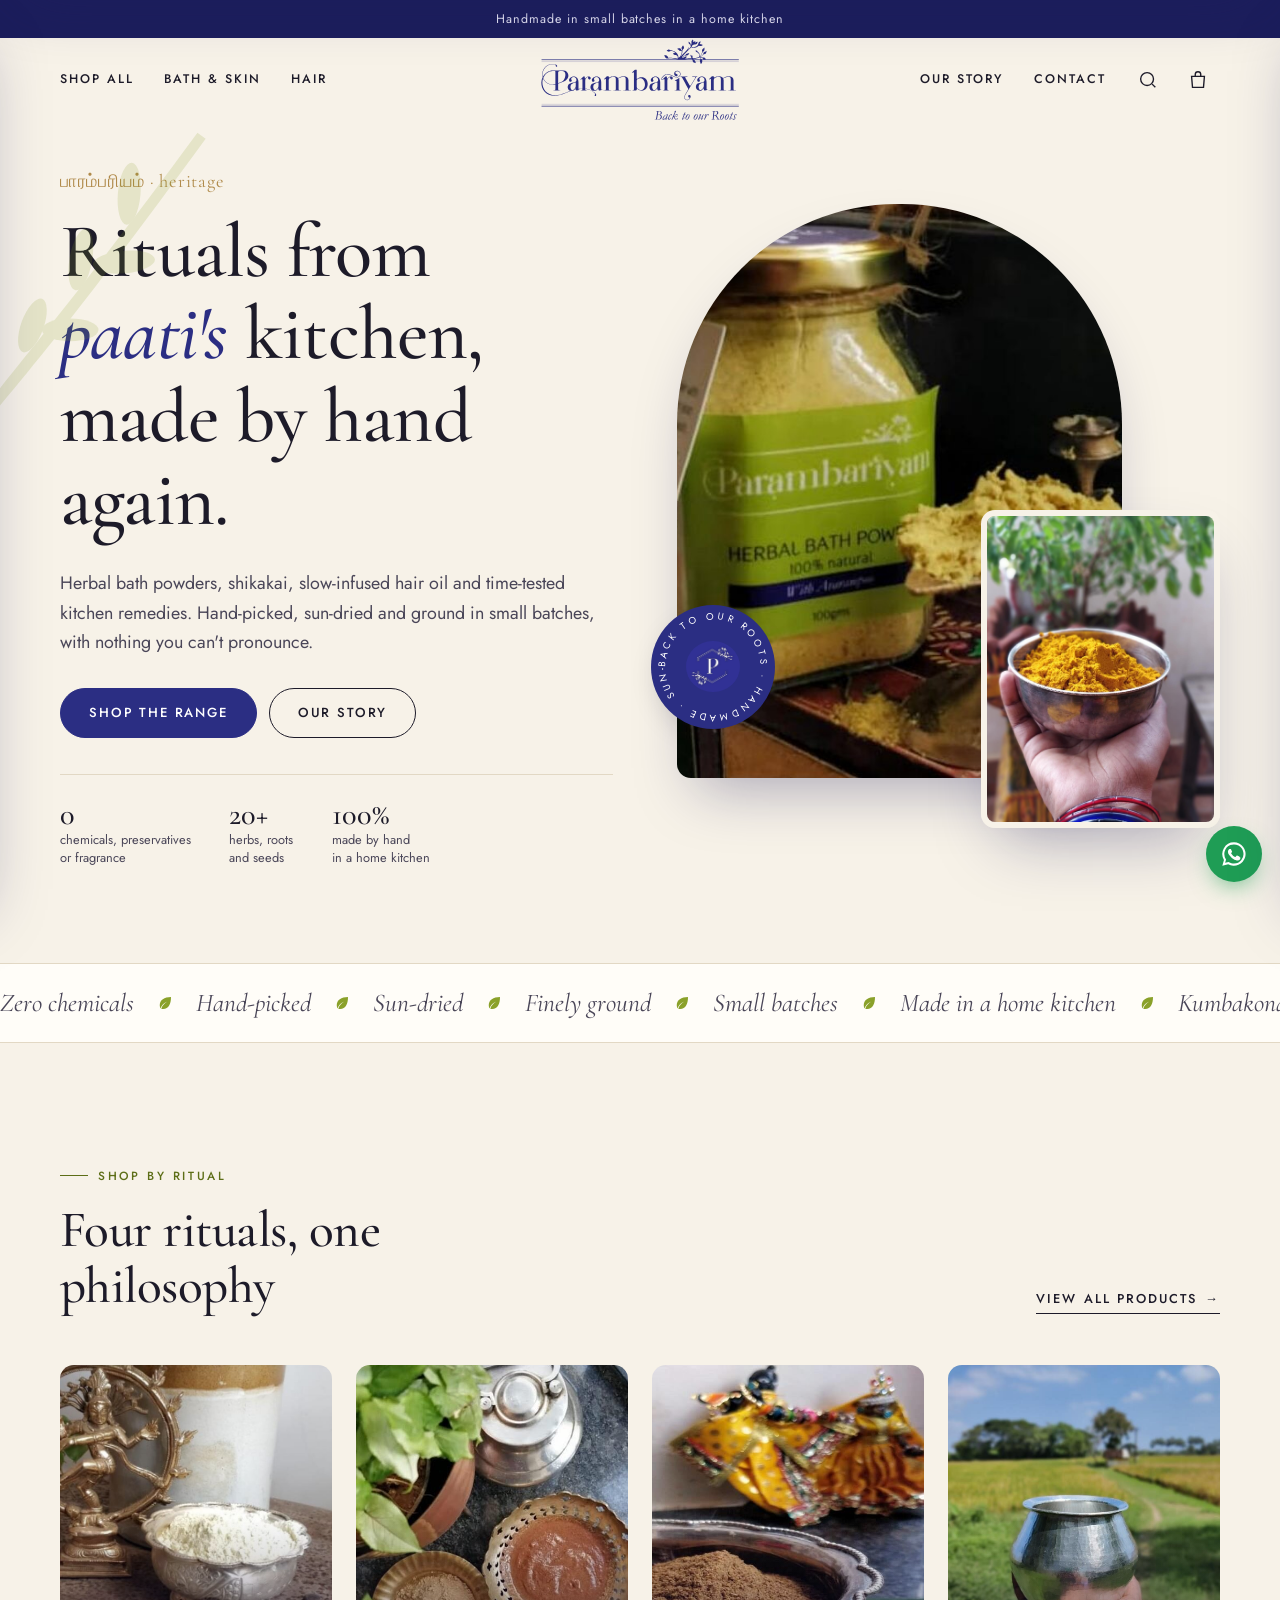
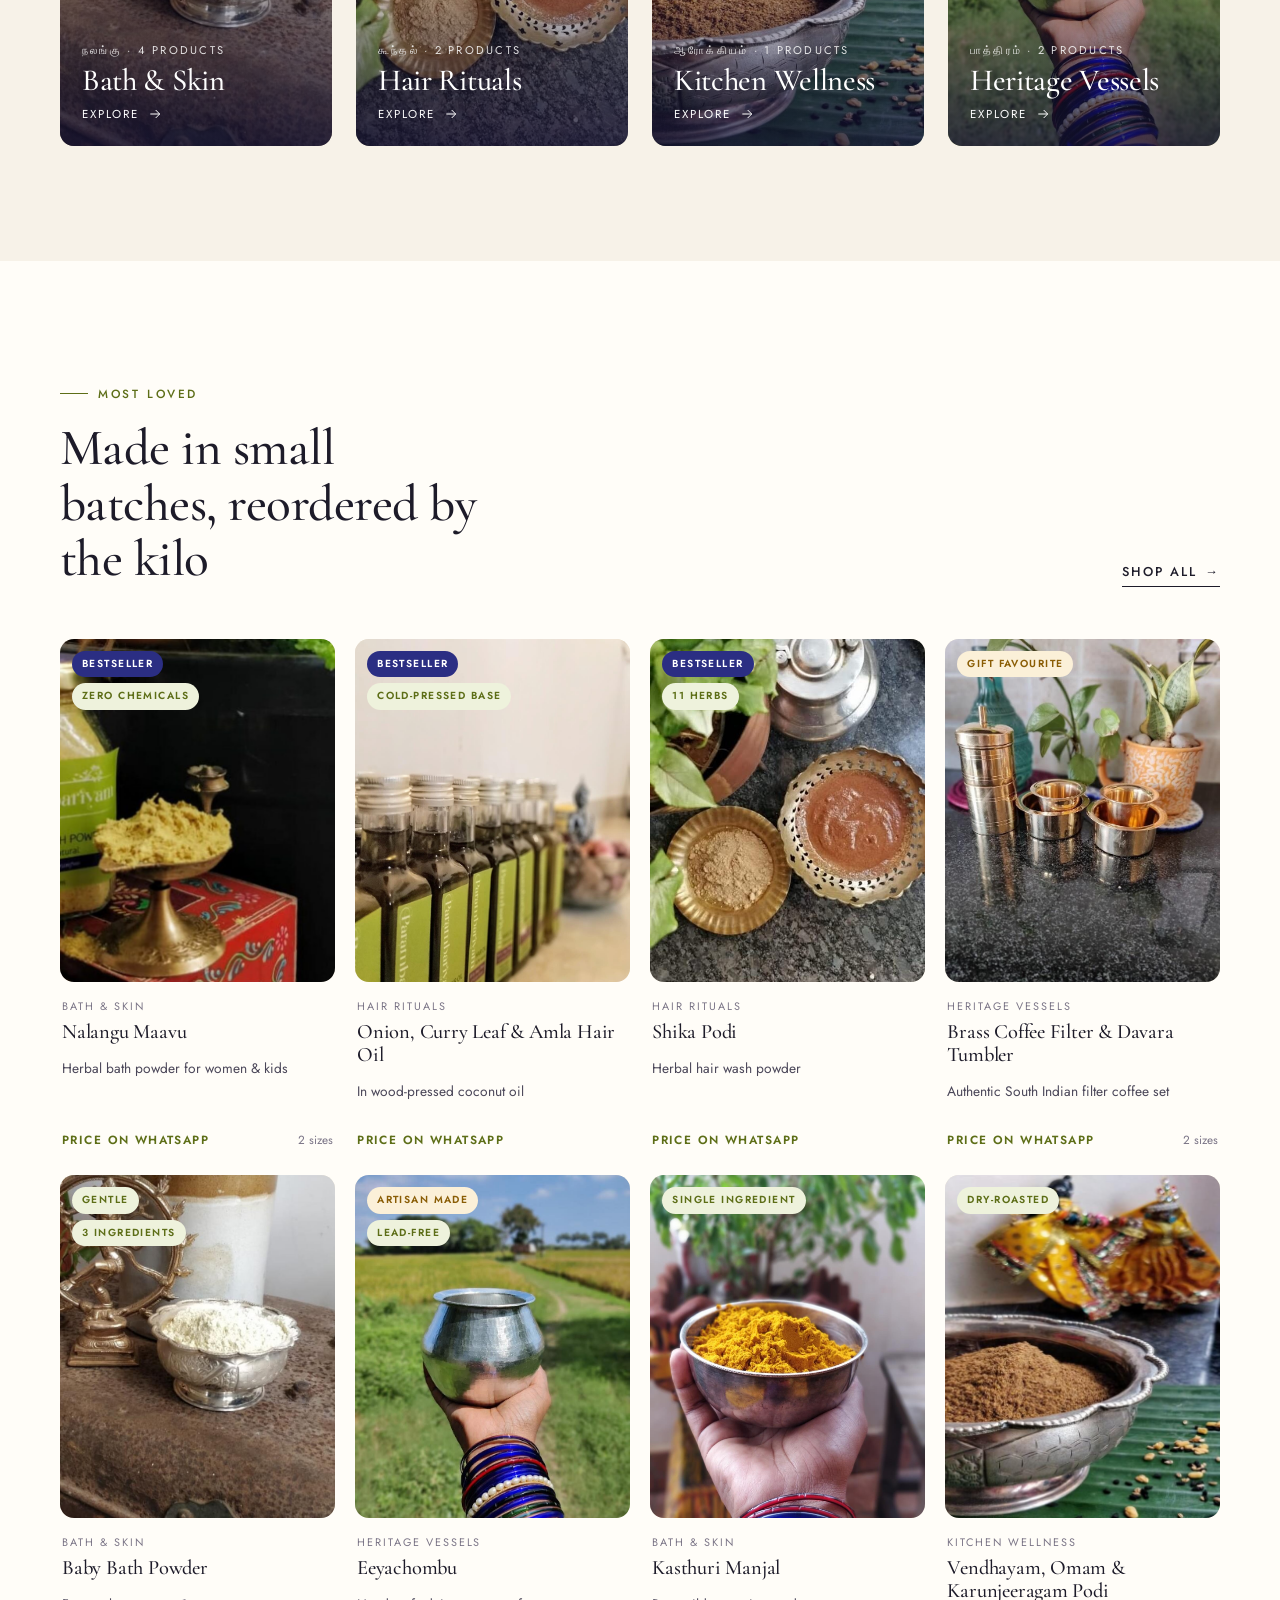
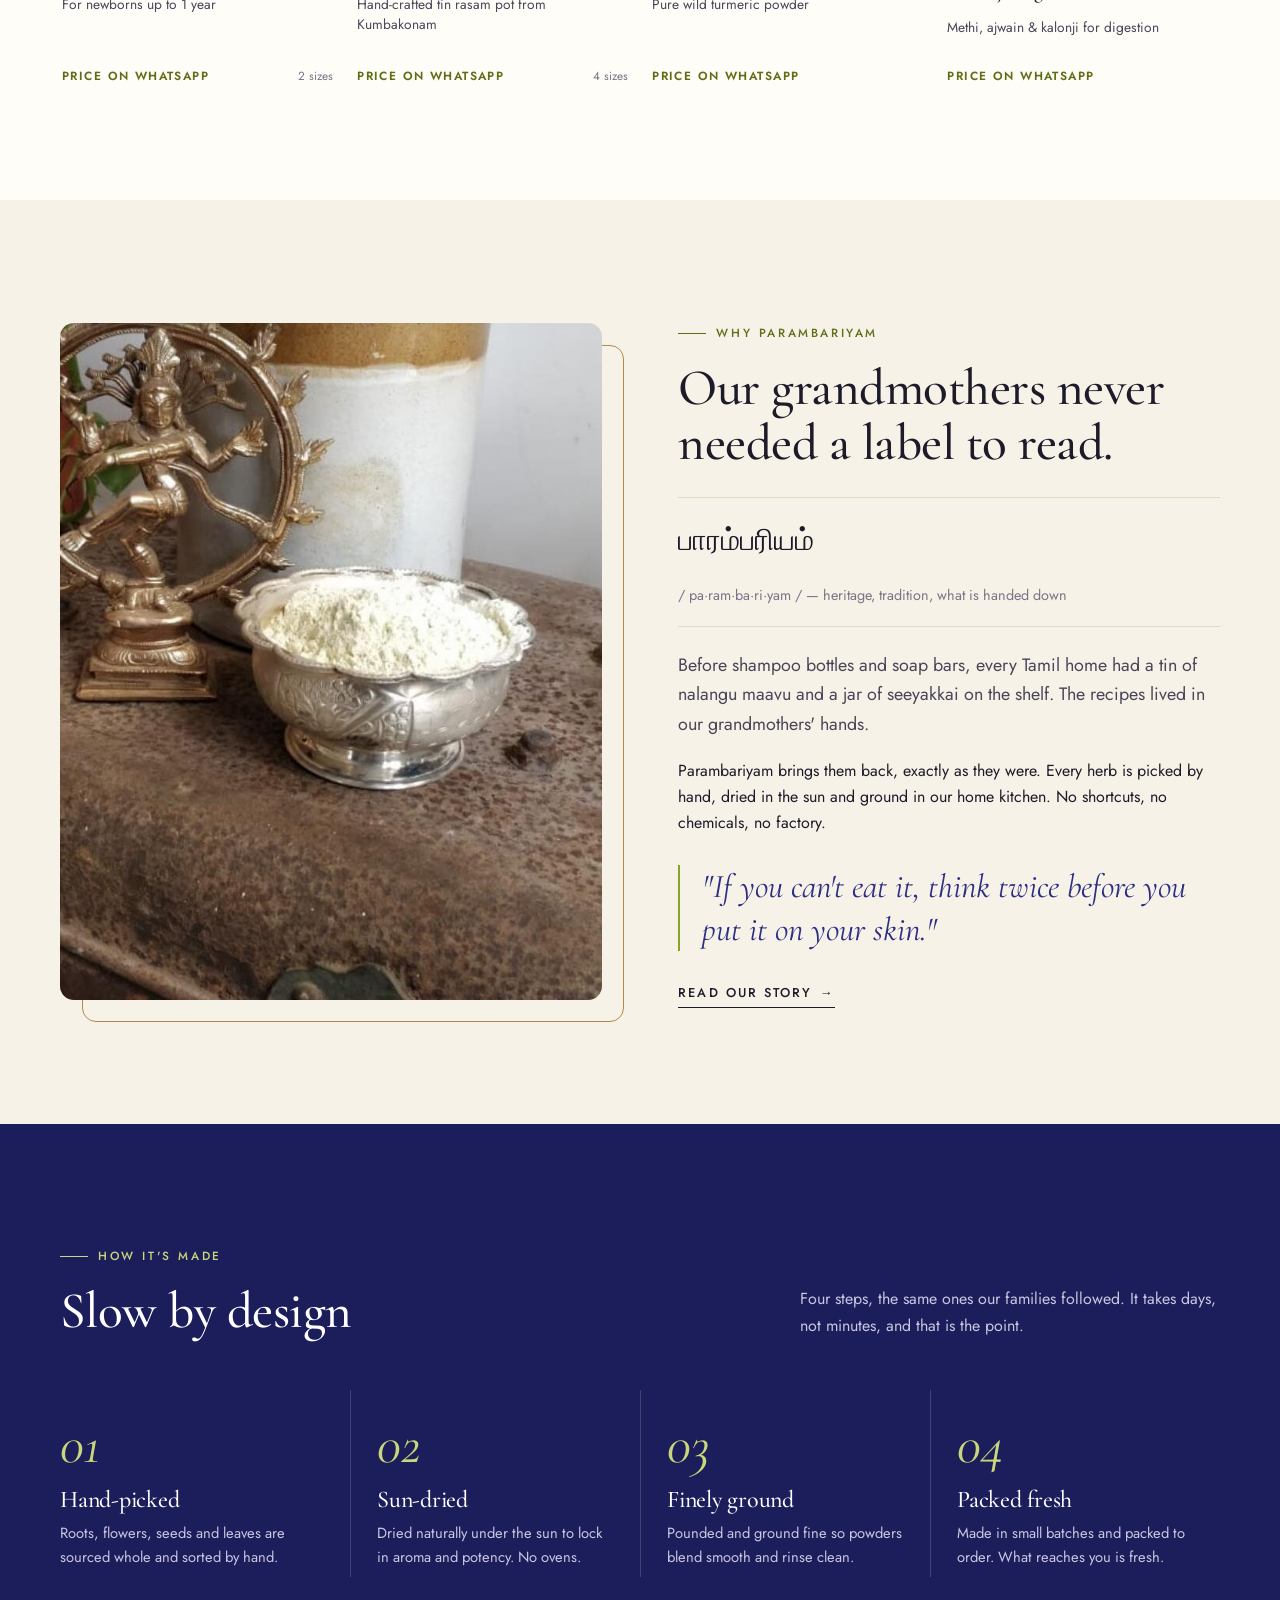
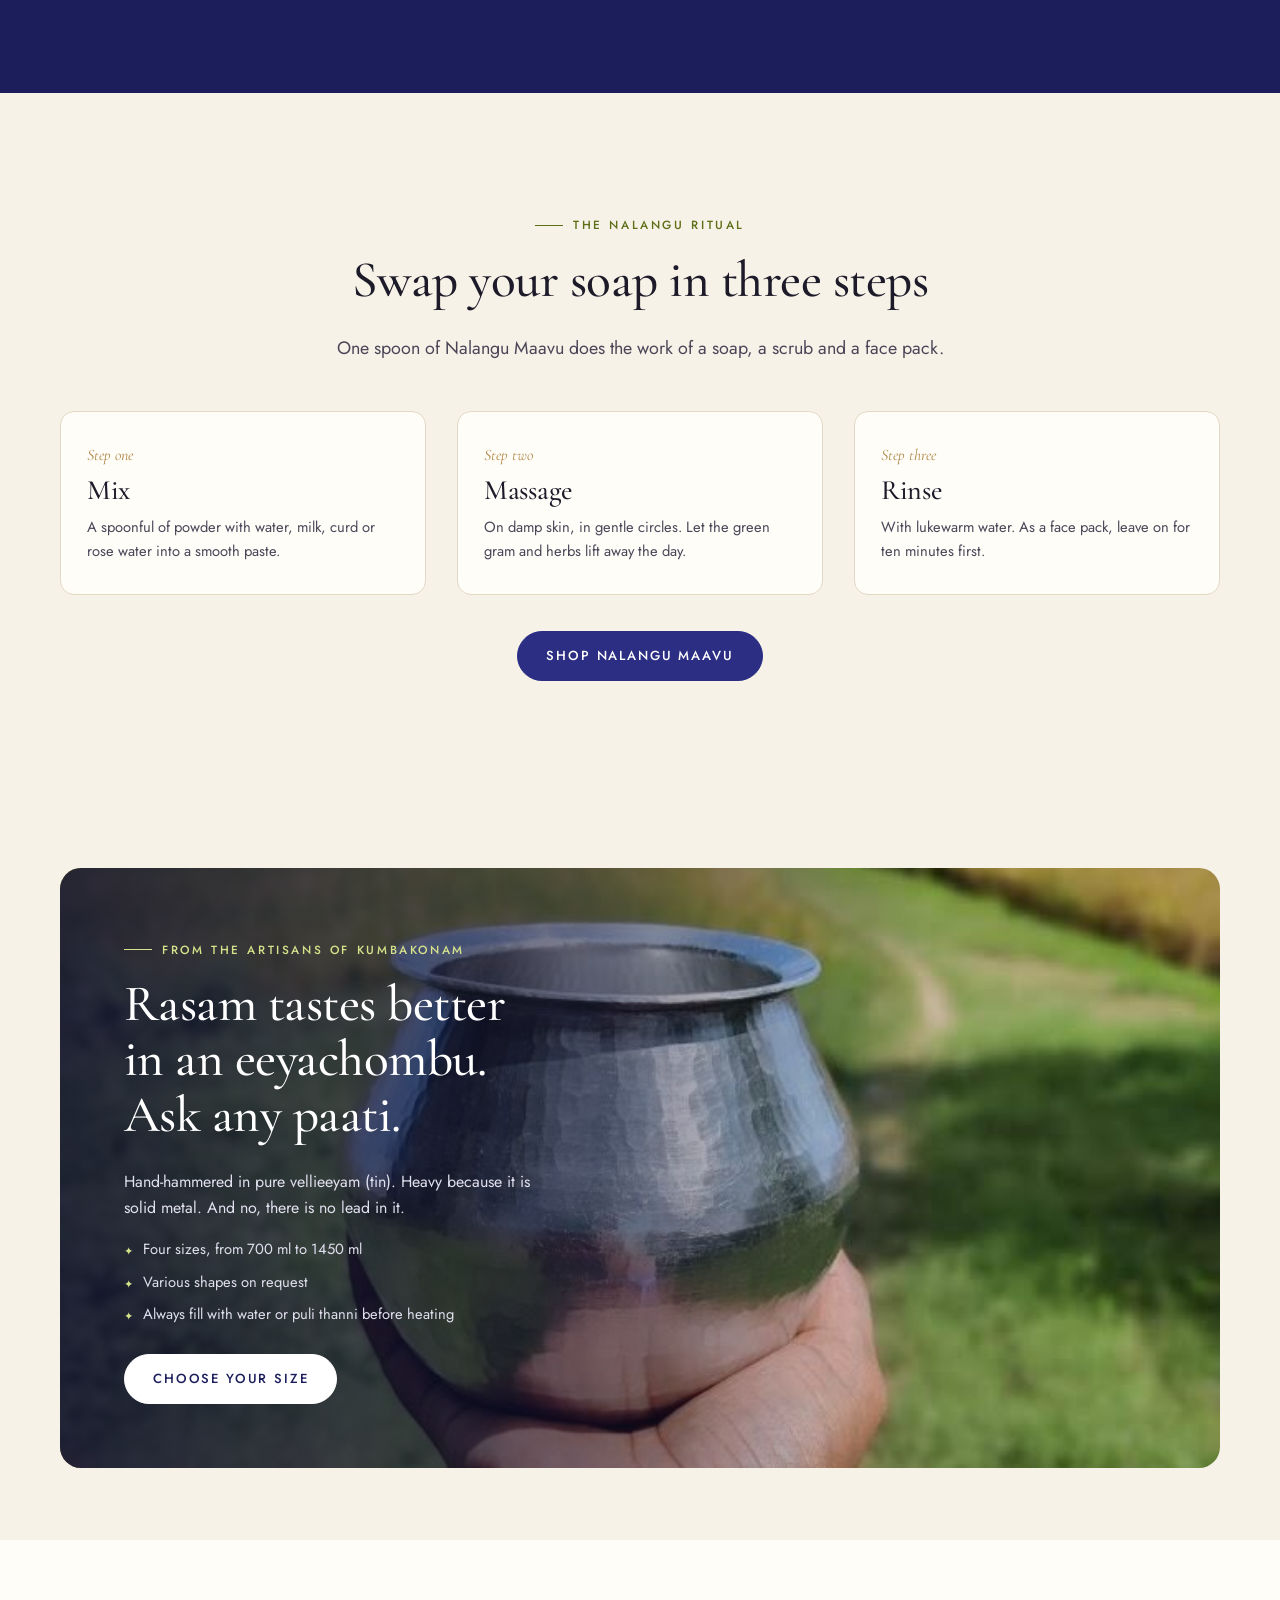
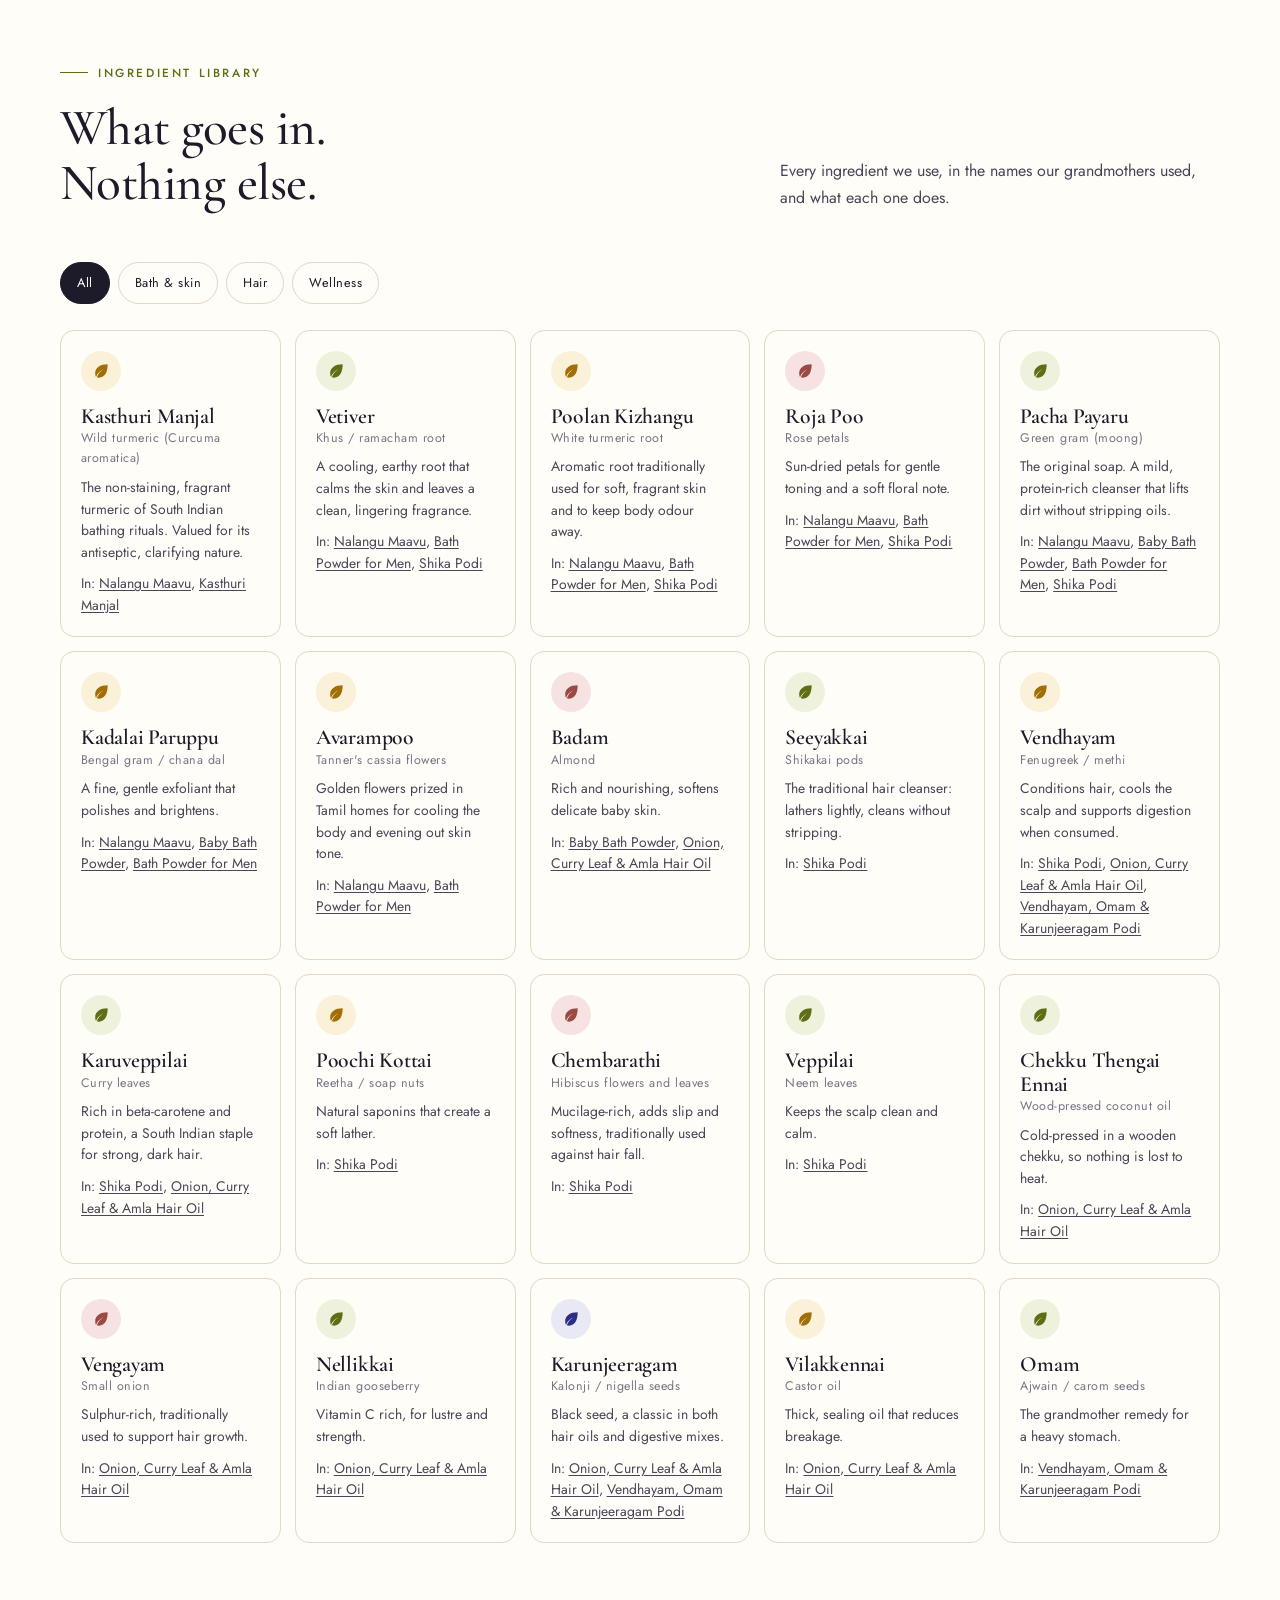
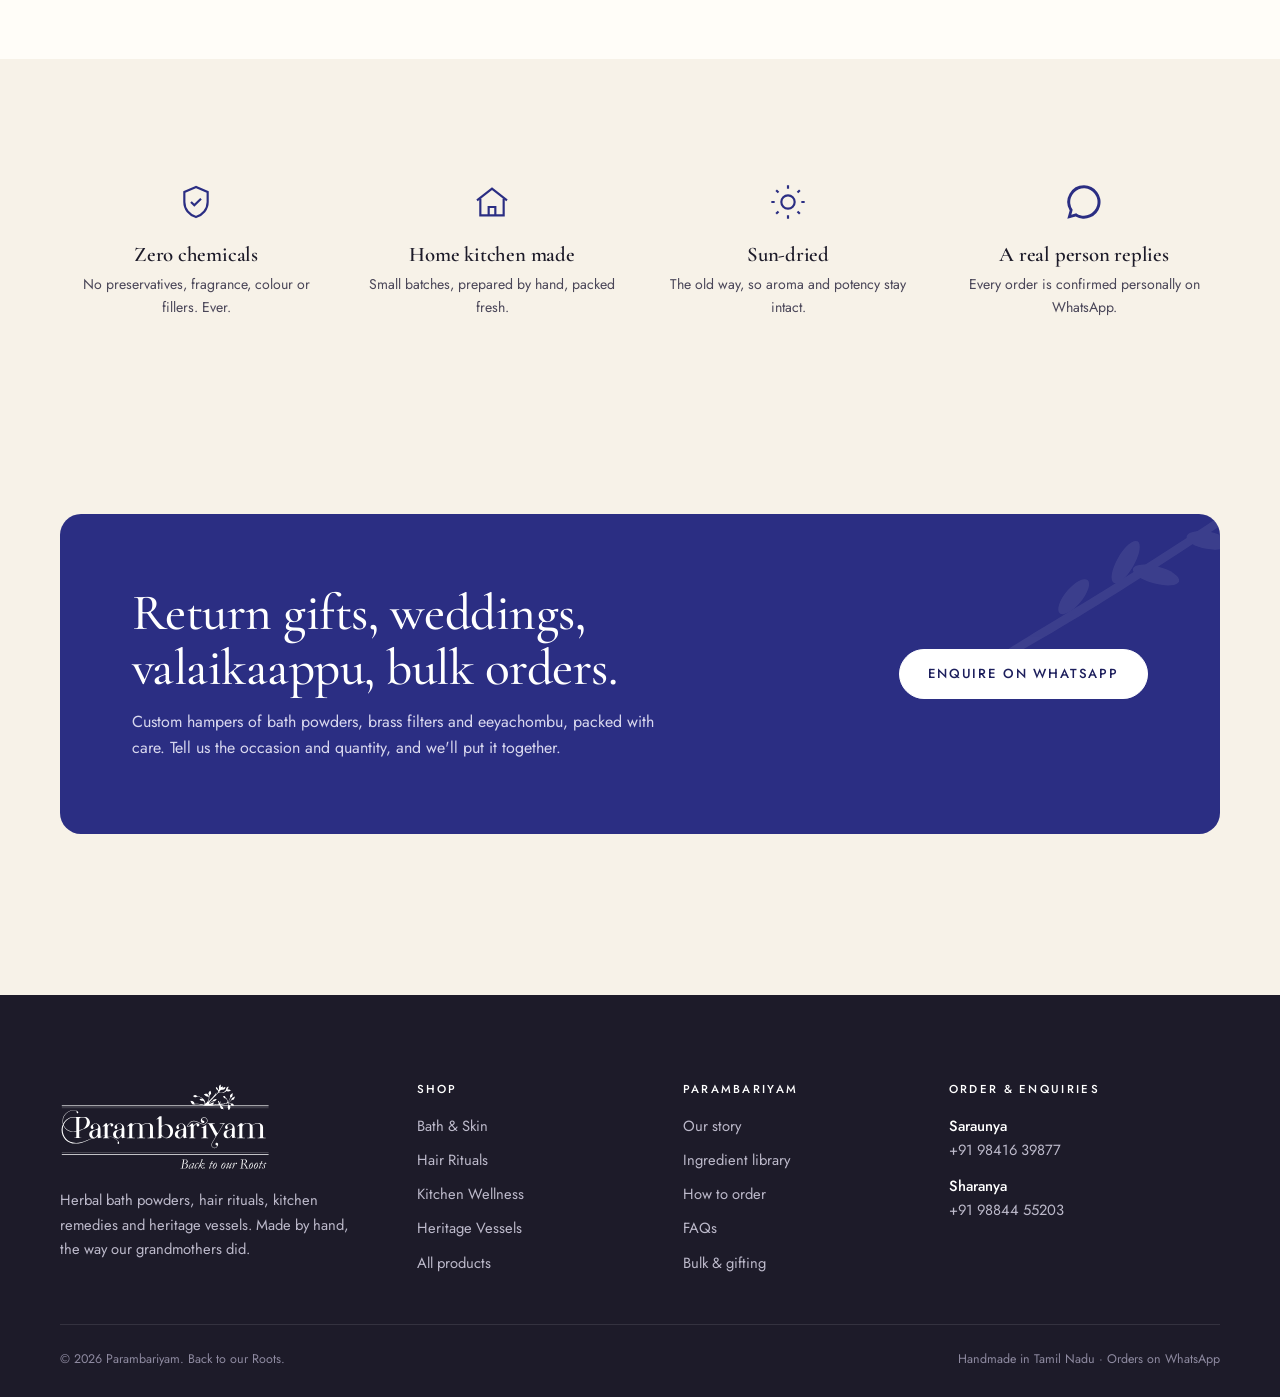
<file: index.html>
<!doctype html>
<html lang="en" class="no-js">
<head>
<meta charset="utf-8">
<meta name="viewport" content="width=device-width, initial-scale=1, viewport-fit=cover">
<title>Parambariyam | Handmade Herbal Bath Powder, Shikakai &amp; Heritage Vessels</title>
<meta name="description" content="Parambariyam makes nalangu maavu, shikakai hair wash, herbal hair oil and kasthuri manjal by hand in small batches, plus brass filter coffee sets and Kumbakonam eeyachombu. Zero chemicals. Order on WhatsApp.">
<meta name="theme-color" content="#1c1e5c">
<meta property="og:type" content="website">
<meta property="og:title" content="Parambariyam | Back to our Roots">
<meta property="og:description" content="Handmade herbal bath powders, hair rituals and heritage vessels. Zero chemicals, made in small batches.">
<meta property="og:image" content="assets/img/range.jpg">
<link rel="icon" href="favicon.png" type="image/png">
<link rel="apple-touch-icon" href="apple-touch-icon.png">
<link rel="manifest" href="site.webmanifest">
<link rel="preconnect" href="https://fonts.googleapis.com">
<link rel="preconnect" href="https://fonts.gstatic.com" crossorigin>
<link href="https://fonts.googleapis.com/css2?family=Cormorant+Garamond:ital,wght@0,400;0,500;0,600;1,400;1,500&family=Jost:wght@300;400;500;600&display=swap" rel="stylesheet">
<link rel="stylesheet" href="assets/css/style.css">
<link rel="preload" as="image" href="assets/img/bath-jar.jpg">
<script type="application/ld+json">
{"@context":"https://schema.org","@type":"Organization","name":"Parambariyam","slogan":"Back to our Roots","logo":"assets/img/monogram.jpg","contactPoint":[{"@type":"ContactPoint","telephone":"+91-9841639877","contactType":"sales","areaServed":"IN","availableLanguage":["English","Tamil"]},{"@type":"ContactPoint","telephone":"+91-9884455203","contactType":"sales","areaServed":"IN"}]}
</script>
</head>
<body data-page="home">
<main id="main">

  <!-- HERO -->
  <section class="hero">
    <svg class="leaf-deco" style="width:340px;left:-80px;top:40px;transform:rotate(-20deg)" viewBox="0 0 120 80" fill="currentColor" aria-hidden="true"><path d="M4 76C30 60 58 44 112 8l2 3C62 46 34 63 6 79Z"/><ellipse cx="34" cy="52" rx="10" ry="4" transform="rotate(-50 34 52)"/><ellipse cx="46" cy="58" rx="10" ry="4" transform="rotate(20 46 58)"/><ellipse cx="58" cy="36" rx="11" ry="4" transform="rotate(-60 58 36)"/><ellipse cx="72" cy="42" rx="11" ry="4" transform="rotate(15 72 42)"/><ellipse cx="82" cy="20" rx="11" ry="4" transform="rotate(-65 82 20)"/></svg>
    <div class="wrap hero__grid">
      <div class="reveal">
        <div class="hero__ta">பாரம்பரியம் &middot; heritage</div>
        <h1>Rituals from <em>paati's</em> kitchen, made by hand again.</h1>
        <p class="lead">Herbal bath powders, shikakai, slow-infused hair oil and time-tested kitchen remedies. Hand-picked, sun-dried and ground in small batches, with nothing you can't pronounce.</p>
        <div class="hero__cta">
          <a class="btn" href="shop.html">Shop the range</a>
          <a class="btn btn--ghost" href="story.html">Our story</a>
        </div>
        <div class="hero__facts">
          <div><b>0</b>chemicals, preservatives<br>or fragrance</div>
          <div><b>20+</b>herbs, roots<br>and seeds</div>
          <div><b>100%</b>made by hand<br>in a home kitchen</div>
        </div>
      </div>
      <div class="hero__media reveal d2">
        <div class="hero__img hero__img--a"><img src="assets/img/bath-jar.jpg" alt="Parambariyam herbal bath powder in a glass jar beside a brass lamp" fetchpriority="high"></div>
        <div class="hero__img hero__img--b"><img src="assets/img/kasthuri.jpg" alt="Fresh kasthuri manjal powder held in a steel bowl" loading="lazy"></div>
        <div class="hero__seal" aria-hidden="true">
          <svg viewBox="0 0 120 120"><defs><path id="c" d="M60 60m-46 0a46 46 0 1 1 92 0a46 46 0 1 1-92 0"/></defs><text fill="#fff" font-family="Jost, sans-serif" font-size="9.4" letter-spacing="3.1"><textPath href="#c">BACK TO OUR ROOTS &#183; HANDMADE &#183; SUN-DRIED &#183;</textPath></text></svg>
          <img src="assets/img/monogram.jpg" alt="">
        </div>
      </div>
    </div>
  </section>

  <!-- MARQUEE -->
  <div class="marquee" aria-hidden="true">
    <div class="marquee__track" id="marquee"></div>
  </div>

  <!-- CATEGORIES -->
  <section class="section">
    <div class="wrap">
      <div class="section-head reveal">
        <div><span class="eyebrow">Shop by ritual</span><h2>Four rituals, one philosophy</h2></div>
        <a class="link-arrow" href="shop.html">View all products <span>&rarr;</span></a>
      </div>
      <div class="cats" id="cats"></div>
    </div>
  </section>

  <!-- BESTSELLERS -->
  <section class="section section--paper">
    <div class="wrap">
      <div class="section-head reveal">
        <div><span class="eyebrow">Most loved</span><h2>Made in small batches, reordered by the kilo</h2></div>
        <a class="link-arrow" href="shop.html">Shop all <span>&rarr;</span></a>
      </div>
      <div class="grid" id="bestsellers"></div>
    </div>
  </section>

  <!-- STORY -->
  <section class="section">
    <div class="wrap split">
      <div class="frame reveal"><img src="assets/img/bath-silver.jpg" alt="Herbal bath powder in a silver bowl beside a brass Nataraja" loading="lazy"></div>
      <div class="reveal d1">
        <span class="eyebrow">Why Parambariyam</span>
        <h2>Our grandmothers never needed a label to read.</h2>
        <div class="word-meaning"><b>பாரம்பரியம்</b><span>/ pa&middot;ram&middot;ba&middot;ri&middot;yam / &mdash; heritage, tradition, what is handed down</span></div>
        <p class="lead">Before shampoo bottles and soap bars, every Tamil home had a tin of nalangu maavu and a jar of seeyakkai on the shelf. The recipes lived in our grandmothers' hands.</p>
        <p>Parambariyam brings them back, exactly as they were. Every herb is picked by hand, dried in the sun and ground in our home kitchen. No shortcuts, no chemicals, no factory.</p>
        <p class="quote">"If you can't eat it, think twice before you put it on your skin."</p>
        <a class="link-arrow" href="story.html">Read our story <span>&rarr;</span></a>
      </div>
    </div>
  </section>

  <!-- PROCESS -->
  <section class="section section--indigo">
    <div class="wrap">
      <div class="section-head reveal">
        <div><span class="eyebrow">How it's made</span><h2>Slow by design</h2></div>
        <p style="max-width:42ch;margin:0;color:#c8c6e0">Four steps, the same ones our families followed. It takes days, not minutes, and that is the point.</p>
      </div>
      <div class="process">
        <div class="step reveal"><div class="step__n">01</div><h3>Hand-picked</h3><p>Roots, flowers, seeds and leaves are sourced whole and sorted by hand.</p></div>
        <div class="step reveal d1"><div class="step__n">02</div><h3>Sun-dried</h3><p>Dried naturally under the sun to lock in aroma and potency. No ovens.</p></div>
        <div class="step reveal d2"><div class="step__n">03</div><h3>Finely ground</h3><p>Pounded and ground fine so powders blend smooth and rinse clean.</p></div>
        <div class="step reveal d3"><div class="step__n">04</div><h3>Packed fresh</h3><p>Made in small batches and packed to order. What reaches you is fresh.</p></div>
      </div>
    </div>
  </section>

  <!-- RITUAL -->
  <section class="section">
    <div class="wrap">
      <div class="center reveal" style="margin-bottom:48px">
        <span class="eyebrow">The nalangu ritual</span>
        <h2>Swap your soap in three steps</h2>
        <p class="lead">One spoon of Nalangu Maavu does the work of a soap, a scrub and a face pack.</p>
      </div>
      <div class="ritual">
        <div class="ritual__step reveal"><span class="n">Step one</span><h3>Mix</h3><p>A spoonful of powder with water, milk, curd or rose water into a smooth paste.</p></div>
        <div class="ritual__step reveal d1"><span class="n">Step two</span><h3>Massage</h3><p>On damp skin, in gentle circles. Let the green gram and herbs lift away the day.</p></div>
        <div class="ritual__step reveal d2"><span class="n">Step three</span><h3>Rinse</h3><p>With lukewarm water. As a face pack, leave on for ten minutes first.</p></div>
      </div>
      <div class="center reveal" style="margin-top:36px"><a class="btn" href="product.html?p=nalangu-maavu">Shop Nalangu Maavu</a></div>
    </div>
  </section>

  <!-- FEATURE: EEYACHOMBU -->
  <section class="section--tight">
    <div class="wrap">
      <div class="feature reveal">
        <img src="assets/img/eeyachombu.jpg" alt="A hand-hammered eeyachombu held against green paddy fields" loading="lazy">
        <div class="feature__body">
          <span class="eyebrow">From the artisans of Kumbakonam</span>
          <h2>Rasam tastes better in an eeyachombu. Ask any paati.</h2>
          <p>Hand-hammered in pure vellieeyam (tin). Heavy because it is solid metal. And no, there is no lead in it.</p>
          <ul>
            <li>Four sizes, from 700 ml to 1450 ml</li>
            <li>Various shapes on request</li>
            <li>Always fill with water or puli thanni before heating</li>
          </ul>
          <a class="btn btn--light" href="product.html?p=eeyachombu">Choose your size</a>
        </div>
      </div>
    </div>
  </section>

  <!-- INGREDIENTS -->
  <section class="section section--paper" id="ingredients">
    <div class="wrap">
      <div class="section-head reveal">
        <div><span class="eyebrow">Ingredient library</span><h2>What goes in. Nothing else.</h2></div>
        <p style="max-width:44ch;margin:0;color:var(--ink-soft)">Every ingredient we use, in the names our grandmothers used, and what each one does.</p>
      </div>
      <div class="ing-filter" id="ingFilter"></div>
      <div class="ingredients" id="ingGrid"></div>
    </div>
  </section>

  <!-- VALUES -->
  <section class="section">
    <div class="wrap values">
      <div class="value reveal"><svg viewBox="0 0 24 24" fill="none" stroke="currentColor" stroke-width="1.3"><path d="M12 3 5 6v6c0 4.4 3 7.8 7 9 4-1.2 7-4.6 7-9V6l-7-3Z"/><path d="m9 12 2 2 4-4"/></svg><h4>Zero chemicals</h4><p>No preservatives, fragrance, colour or fillers. Ever.</p></div>
      <div class="value reveal d1"><svg viewBox="0 0 24 24" fill="none" stroke="currentColor" stroke-width="1.3"><path d="M3 11 12 4l9 7"/><path d="M5 10v10h14V10"/><path d="M10 20v-5h4v5"/></svg><h4>Home kitchen made</h4><p>Small batches, prepared by hand, packed fresh.</p></div>
      <div class="value reveal d2"><svg viewBox="0 0 24 24" fill="none" stroke="currentColor" stroke-width="1.3"><circle cx="12" cy="12" r="4"/><path d="M12 2v2M12 20v2M4.9 4.9l1.4 1.4M17.7 17.7l1.4 1.4M2 12h2M20 12h2M4.9 19.1l1.4-1.4M17.7 6.3l1.4-1.4"/></svg><h4>Sun-dried</h4><p>The old way, so aroma and potency stay intact.</p></div>
      <div class="value reveal d3"><svg viewBox="0 0 24 24" fill="currentColor"><path d="M12 2a10 10 0 0 0-8.6 15.1L2 22l5-1.3A10 10 0 1 0 12 2Zm0 18.2c-1.5 0-3-.4-4.3-1.2l-.3-.2-3 .8.8-2.9-.2-.3A8.2 8.2 0 1 1 12 20.2Z"/></svg><h4>A real person replies</h4><p>Every order is confirmed personally on WhatsApp.</p></div>
    </div>
  </section>

  <!-- CTA -->
  <section class="section--tight">
    <div class="wrap">
      <div class="cta-band reveal">
        <svg class="sprig" viewBox="0 0 120 80" fill="currentColor" aria-hidden="true"><path d="M4 76C30 60 58 44 112 8l2 3C62 46 34 63 6 79Z"/><ellipse cx="34" cy="52" rx="10" ry="4" transform="rotate(-50 34 52)"/><ellipse cx="58" cy="36" rx="11" ry="4" transform="rotate(-60 58 36)"/><ellipse cx="72" cy="42" rx="11" ry="4" transform="rotate(15 72 42)"/><ellipse cx="96" cy="26" rx="10" ry="4" transform="rotate(10 96 26)"/></svg>
        <div>
          <h2>Return gifts, weddings, valaikaappu, bulk orders.</h2>
          <p>Custom hampers of bath powders, brass filters and eeyachombu, packed with care. Tell us the occasion and quantity, and we'll put it together.</p>
        </div>
        <div class="cta-band__actions">
          <a class="btn btn--light" href="https://wa.me/919841639877?text=Hi%20Parambariyam!%20I'd%20like%20to%20enquire%20about%20a%20bulk%20%2F%20gifting%20order." target="_blank" rel="noopener">Enquire on WhatsApp</a>
        </div>
      </div>
    </div>
  </section>

</main>
<noscript><p style="text-align:center;padding:24px">Please enable JavaScript to browse products, or WhatsApp us on <a href="https://wa.me/919841639877">+91 98416 39877</a>.</p></noscript>
<script src="assets/js/products.js"></script>
<script src="assets/js/app.js"></script>
<script>
  (function () {
    var words = ["Zero chemicals", "Hand-picked", "Sun-dried", "Finely ground", "Small batches", "Made in a home kitchen", "Kumbakonam artisans", "Back to our roots"];
    var leaf = window.ICONS.leaf;
    var row = words.map(function (w) { return '<span class="marquee__item">' + w + leaf + '</span>'; }).join("");
    document.getElementById("marquee").innerHTML = row + row;
  })();
</script>
</body>
</html>
</file>
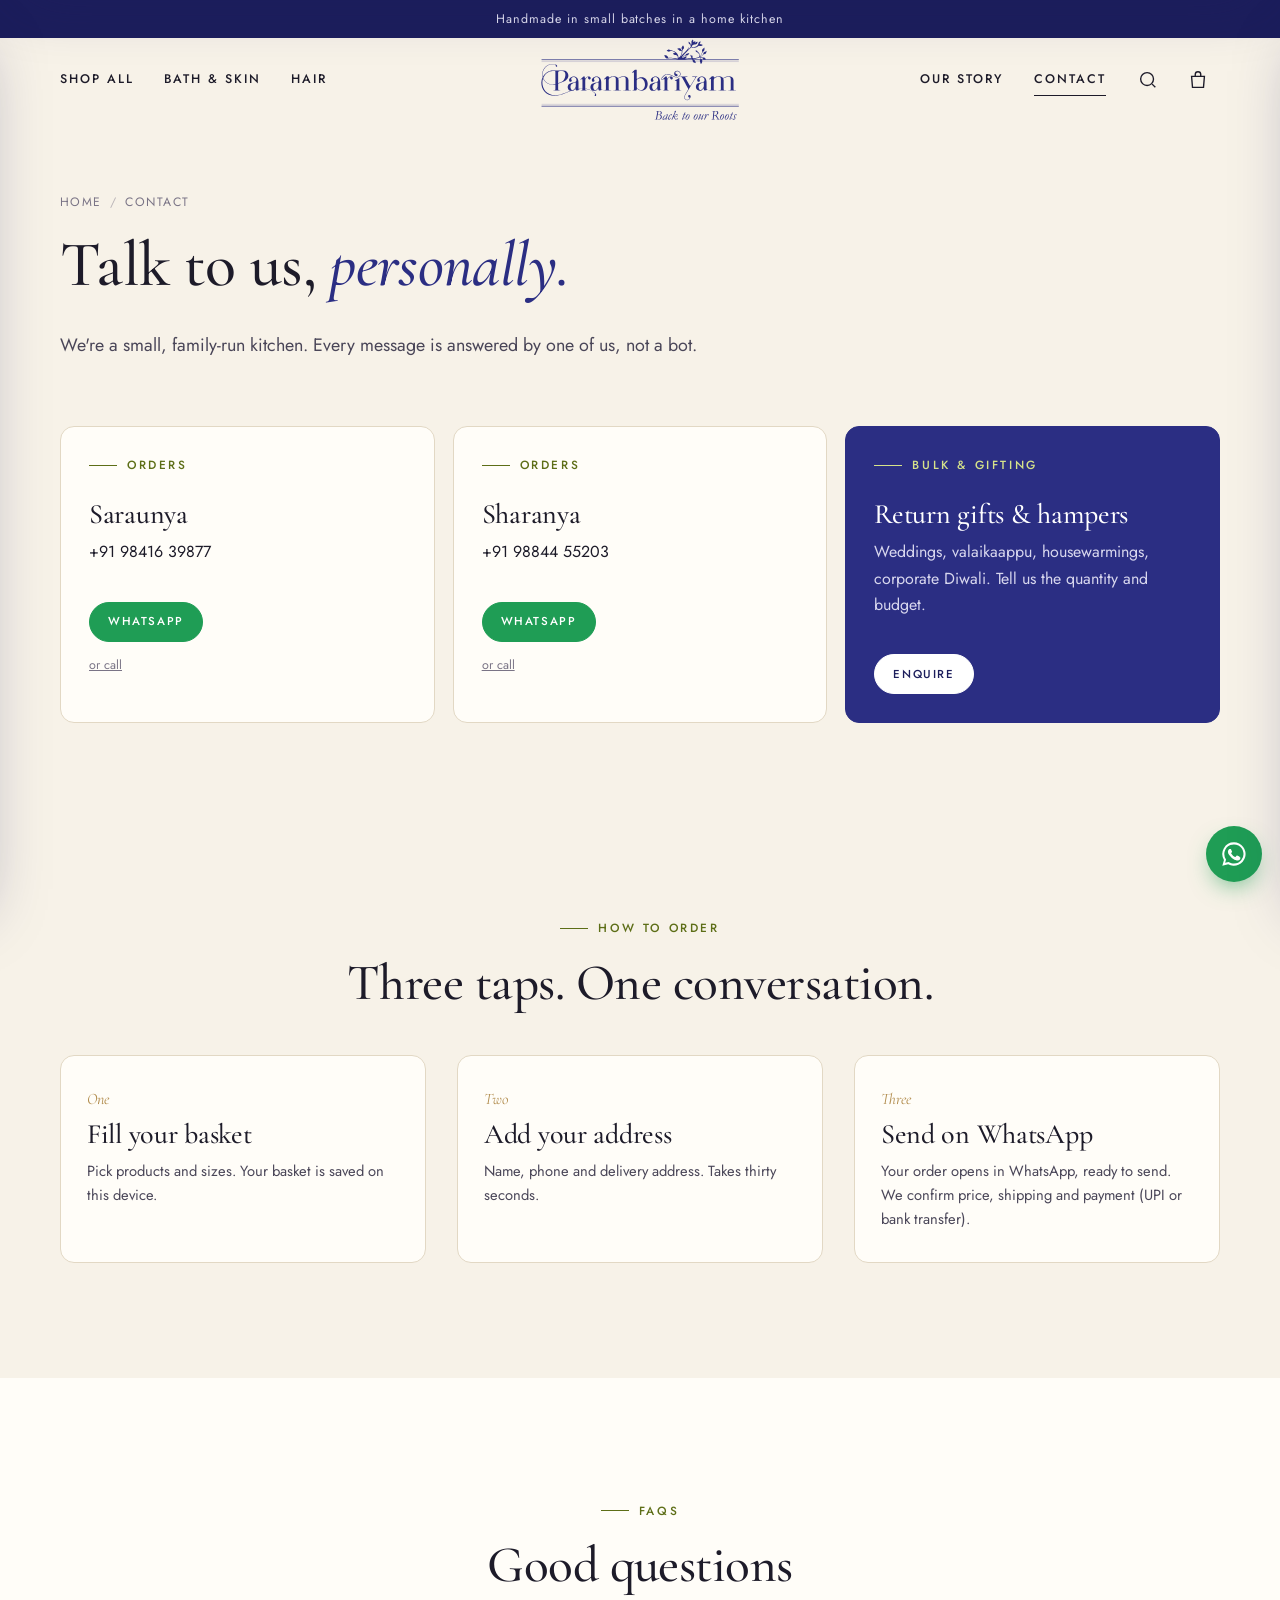
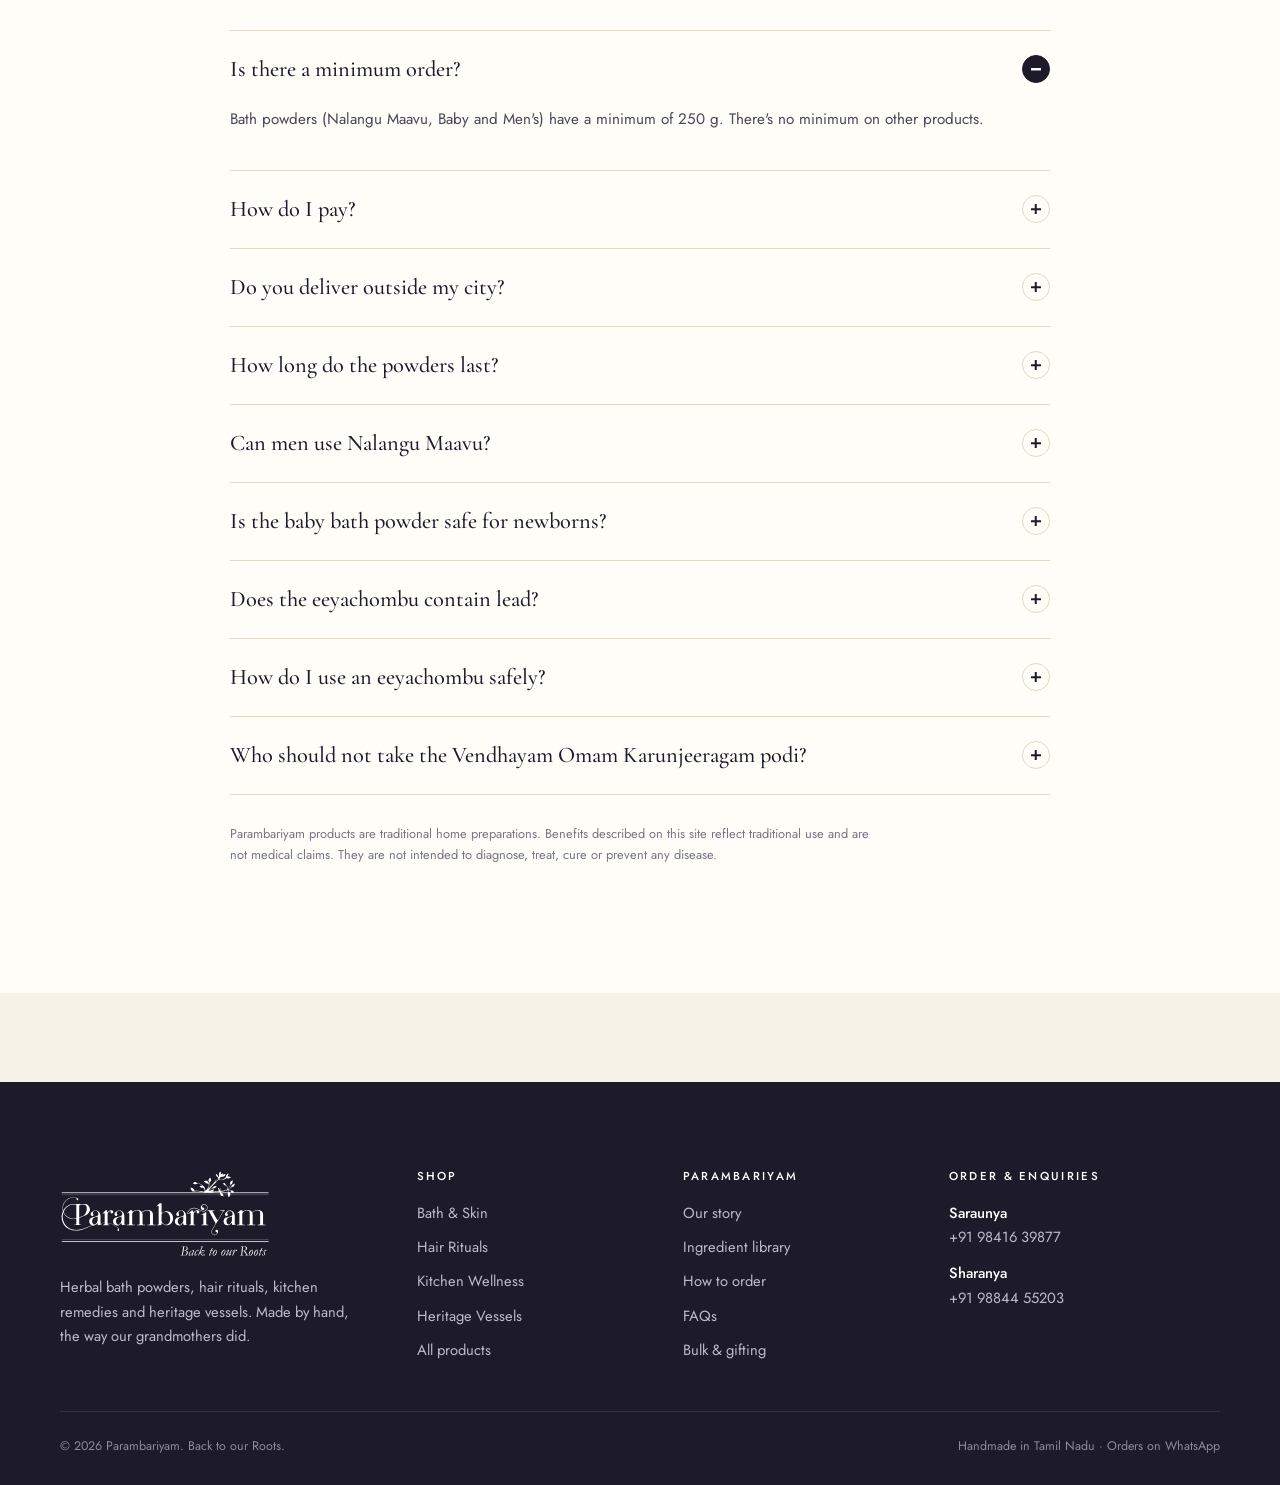
<file: contact.html>
<!doctype html>
<html lang="en" class="no-js">
<head>
<meta charset="utf-8">
<meta name="viewport" content="width=device-width, initial-scale=1, viewport-fit=cover">
<title>Contact &amp; FAQs | Parambariyam</title>
<meta name="description" content="Order Parambariyam products on WhatsApp. Bulk and gifting enquiries, delivery, storage and usage FAQs.">
<meta name="theme-color" content="#1c1e5c">
<meta property="og:type" content="website">
<meta property="og:title" content="Contact &amp; FAQs | Parambariyam">
<meta property="og:description" content="Order Parambariyam products on WhatsApp. Bulk and gifting enquiries, delivery, storage and usage FAQs.">
<meta property="og:image" content="assets/img/range.jpg">
<link rel="icon" href="favicon.png" type="image/png">
<link rel="apple-touch-icon" href="apple-touch-icon.png">
<link rel="manifest" href="site.webmanifest">
<link rel="preconnect" href="https://fonts.googleapis.com">
<link rel="preconnect" href="https://fonts.gstatic.com" crossorigin>
<link href="https://fonts.googleapis.com/css2?family=Cormorant+Garamond:ital,wght@0,400;0,500;0,600;1,400;1,500&family=Jost:wght@300;400;500;600&display=swap" rel="stylesheet">
<link rel="stylesheet" href="assets/css/style.css">
</head>
<body data-page="contact">
<main id="main">
  <section class="page-hero">
    <div class="wrap">
      <nav class="crumbs" aria-label="Breadcrumb"><a href="index.html">Home</a><span aria-hidden="true">/</span><span>Contact</span></nav>
      <h1 style="font-size:clamp(2.4rem,5vw,4rem)">Talk to us, <em class="serif-it" style="color:var(--indigo)">personally.</em></h1>
      <p class="lead">We're a small, family-run kitchen. Every message is answered by one of us, not a bot.</p>
    </div>
  </section>
  <section class="section--tight" style="padding-top:0">
    <div class="wrap contact-cards">
      <div class="contact-card reveal"><span class="eyebrow">Orders</span><h3>Saraunya</h3><p>+91 98416 39877</p><a class="btn btn--wa btn--sm" href="https://wa.me/919841639877?text=Hi%20Parambariyam!" target="_blank" rel="noopener">WhatsApp</a><a class="fine" href="tel:+919841639877" style="margin-top:8px;text-decoration:underline">or call</a></div>
      <div class="contact-card reveal d1"><span class="eyebrow">Orders</span><h3>Sharanya</h3><p>+91 98844 55203</p><a class="btn btn--wa btn--sm" href="https://wa.me/919884455203?text=Hi%20Parambariyam!" target="_blank" rel="noopener">WhatsApp</a><a class="fine" href="tel:+919884455203" style="margin-top:8px;text-decoration:underline">or call</a></div>
      <div class="contact-card reveal d2" style="background:var(--indigo);color:#fff;border-color:var(--indigo)"><span class="eyebrow" style="color:#d6e38a">Bulk &amp; gifting</span><h3 style="color:#fff">Return gifts &amp; hampers</h3><p style="color:#d8d7ee">Weddings, valaikaappu, housewarmings, corporate Diwali. Tell us the quantity and budget.</p><a class="btn btn--light btn--sm" href="https://wa.me/919841639877?text=Hi%20Parambariyam!%20I'd%20like%20to%20enquire%20about%20a%20bulk%20%2F%20gifting%20order." target="_blank" rel="noopener">Enquire</a></div>
    </div>
  </section>

  <section class="section" id="how-to-order">
    <div class="wrap">
      <div class="center" style="margin-bottom:44px"><span class="eyebrow">How to order</span><h2>Three taps. One conversation.</h2></div>
      <div class="ritual">
        <div class="ritual__step reveal"><span class="n">One</span><h3>Fill your basket</h3><p>Pick products and sizes. Your basket is saved on this device.</p></div>
        <div class="ritual__step reveal d1"><span class="n">Two</span><h3>Add your address</h3><p>Name, phone and delivery address. Takes thirty seconds.</p></div>
        <div class="ritual__step reveal d2"><span class="n">Three</span><h3>Send on WhatsApp</h3><p>Your order opens in WhatsApp, ready to send. We confirm price, shipping and payment (UPI or bank transfer).</p></div>
      </div>
    </div>
  </section>

  <section class="section section--paper" id="faq">
    <div class="wrap" style="max-width:900px">
      <div class="center" style="margin-bottom:36px"><span class="eyebrow">FAQs</span><h2>Good questions</h2></div>
      <div class="acc">
        <details open><summary>Is there a minimum order?<span class="pm"></span></summary><div class="acc__body"><p>Bath powders (Nalangu Maavu, Baby and Men's) have a minimum of 250 g. There's no minimum on other products.</p></div></details>
        <details><summary>How do I pay?<span class="pm"></span></summary><div class="acc__body"><p>Once we confirm your order on WhatsApp, we share UPI and bank details. No card details are ever collected on this website.</p></div></details>
        <details><summary>Do you deliver outside my city?<span class="pm"></span></summary><div class="acc__body"><p>Yes, we ship across India. Delivery charges depend on weight and pincode, and we tell you the exact amount before you pay.</p></div></details>
        <details><summary>How long do the powders last?<span class="pm"></span></summary><div class="acc__body"><p>Because there are no preservatives, store them airtight in a dry place and always use a dry spoon. Never take powder from the pack with wet hands. Stored this way they keep well for months.</p></div></details>
        <details><summary>Can men use Nalangu Maavu?<span class="pm"></span></summary><div class="acc__body"><p>We make a separate Bath Powder for Men without kasthuri manjal, since kasthuri manjal is traditionally used to reduce facial hair over time.</p></div></details>
        <details><summary>Is the baby bath powder safe for newborns?<span class="pm"></span></summary><div class="acc__body"><p>It contains only almond, green gram and chana dal, with no turmeric or fragrance. As with anything new, do a small patch test first and consult your paediatrician if your baby has a skin condition.</p></div></details>
        <details><summary>Does the eeyachombu contain lead?<span class="pm"></span></summary><div class="acc__body"><p>No. The coating is vellieeyam (pure tin), which is a metal by itself and does not contain lead. It's heavy because it's solid metal, hand-hammered by artisans in Kumbakonam.</p></div></details>
        <details><summary>How do I use an eeyachombu safely?<span class="pm"></span></summary><div class="acc__body"><ul><li>Fill it with water or puli thanni before switching on the stove. Never heat it empty, as tin melts at a low temperature.</li><li>Cook only on low to medium heat.</li><li>Lift with a thick kitchen cloth. Don't use tongs or an idukki.</li></ul></div></details>
        <details><summary>Who should not take the Vendhayam Omam Karunjeeragam podi?<span class="pm"></span></summary><div class="acc__body"><p>It is not advisable for pregnant or breastfeeding women, or women trying to conceive. If you're on medication for diabetes or blood pressure, speak to your doctor before taking it regularly.</p></div></details>
      </div>
      <p class="disclaimer" style="margin-top:28px">Parambariyam products are traditional home preparations. Benefits described on this site reflect traditional use and are not medical claims. They are not intended to diagnose, treat, cure or prevent any disease.</p>
    </div>
  </section>
</main>
<noscript><p style="text-align:center;padding:24px">Please enable JavaScript to browse products, or WhatsApp us on <a href="https://wa.me/919841639877">+91 98416 39877</a>.</p></noscript>
<script src="assets/js/products.js"></script>
<script src="assets/js/app.js"></script>
</body>
</html>
</file>
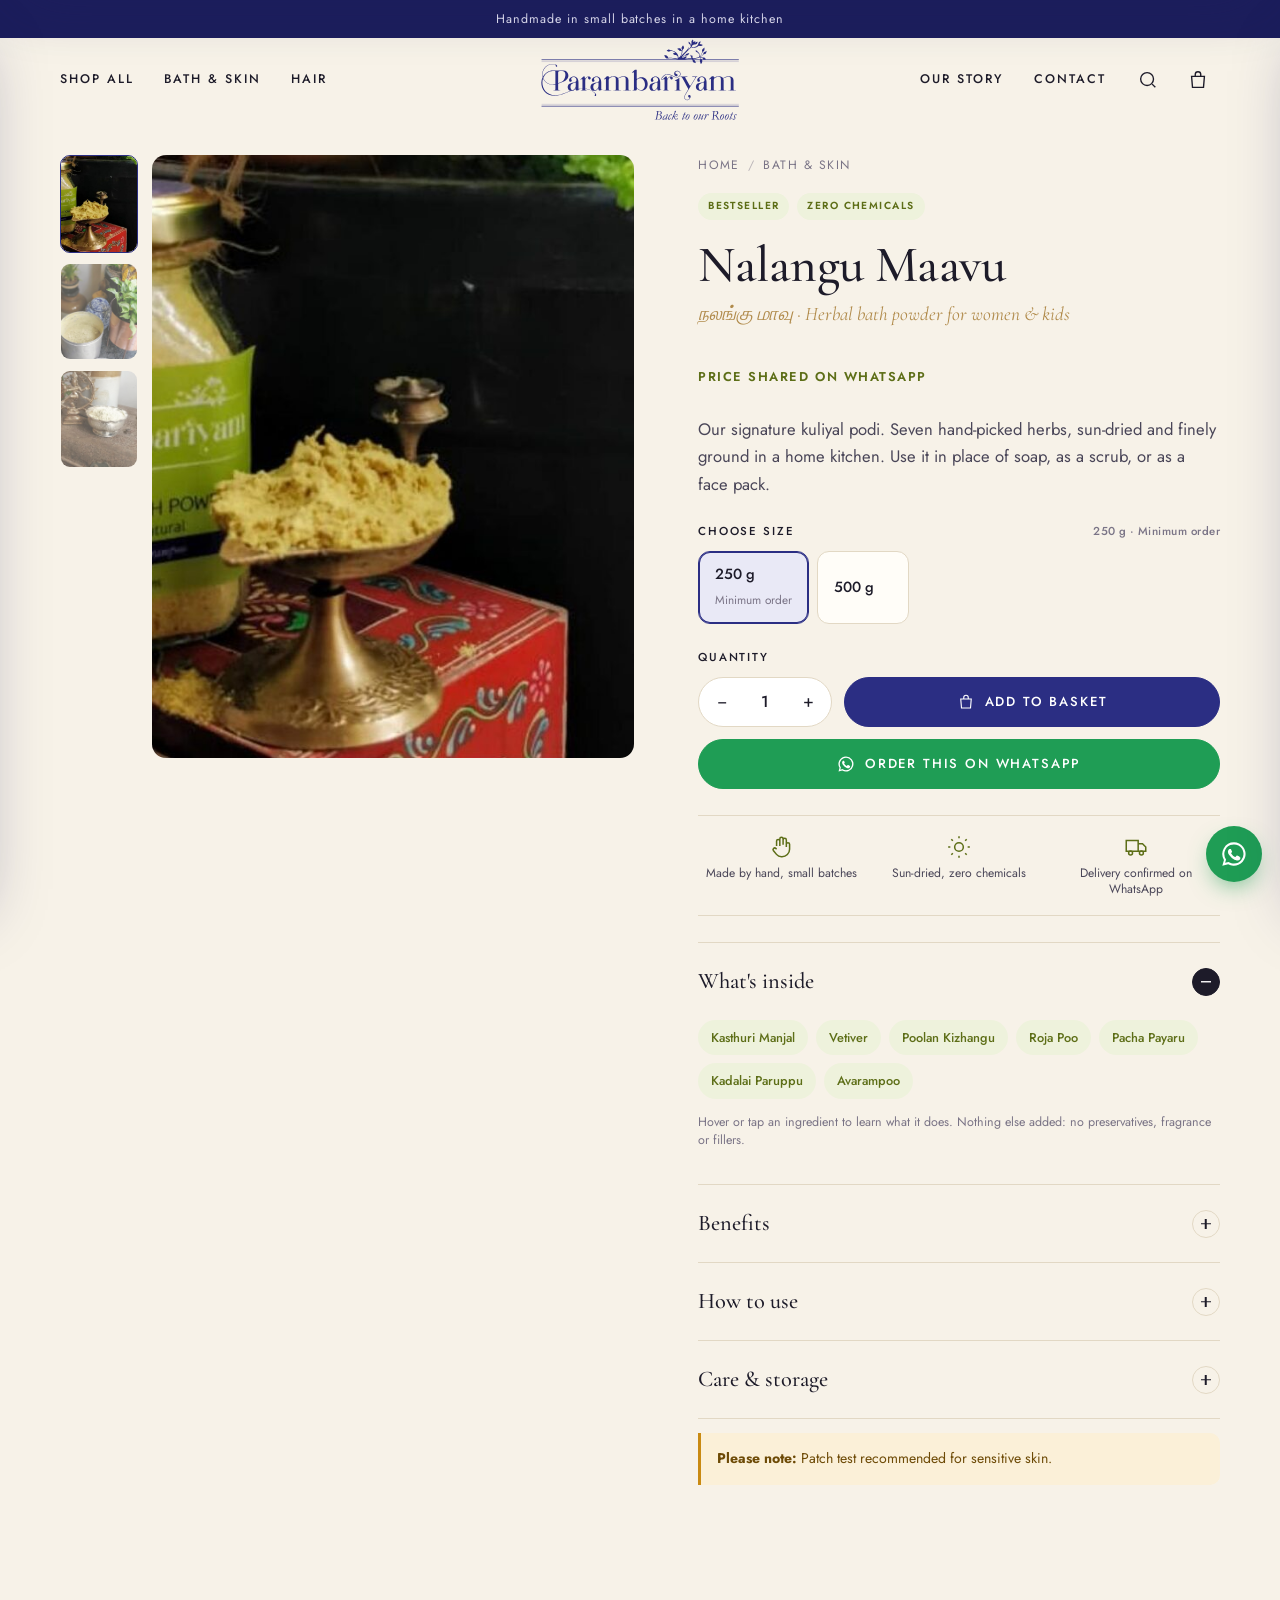
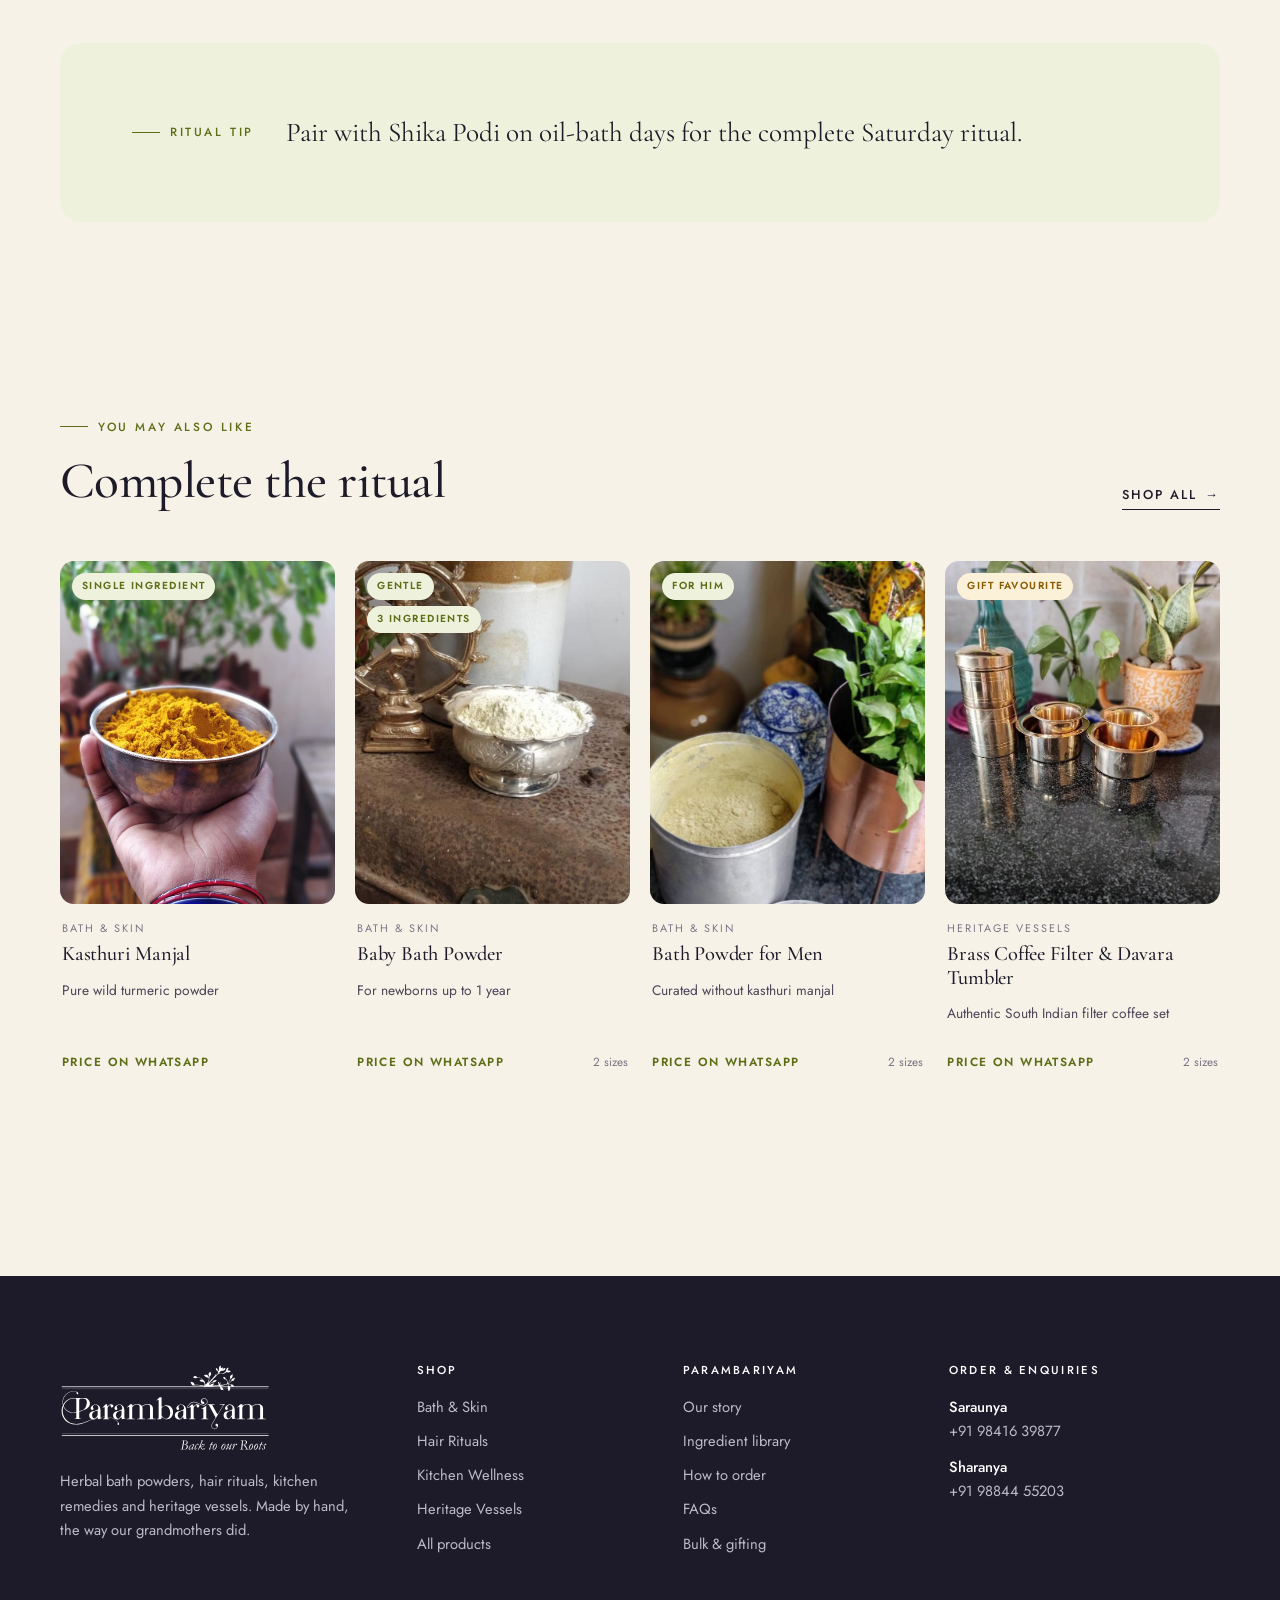
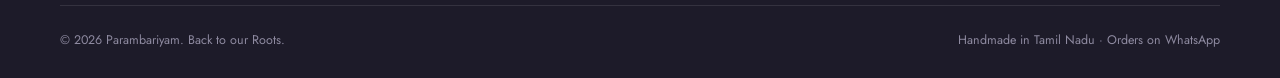
<file: product.html>
<!doctype html>
<html lang="en" class="no-js">
<head>
<meta charset="utf-8">
<meta name="viewport" content="width=device-width, initial-scale=1, viewport-fit=cover">
<title>Product | Parambariyam</title>
<meta name="description" content="Handmade by Parambariyam. Zero chemicals, small batches, ordered on WhatsApp.">
<meta name="theme-color" content="#1c1e5c">
<meta property="og:type" content="website">
<meta property="og:title" content="Product | Parambariyam">
<meta property="og:description" content="Handmade by Parambariyam. Zero chemicals, small batches, ordered on WhatsApp.">
<meta property="og:image" content="assets/img/range.jpg">
<link rel="icon" href="favicon.png" type="image/png">
<link rel="apple-touch-icon" href="apple-touch-icon.png">
<link rel="manifest" href="site.webmanifest">
<link rel="preconnect" href="https://fonts.googleapis.com">
<link rel="preconnect" href="https://fonts.gstatic.com" crossorigin>
<link href="https://fonts.googleapis.com/css2?family=Cormorant+Garamond:ital,wght@0,400;0,500;0,600;1,400;1,500&family=Jost:wght@300;400;500;600&display=swap" rel="stylesheet">
<link rel="stylesheet" href="assets/css/style.css">
</head>
<body data-page="product">
<main id="main">
  <section class="section--tight" style="padding-top:28px">
    <div class="wrap pdp" id="pdp"></div>
  </section>
  <section class="section--tight">
    <div class="wrap">
      <div class="cta-band tip-band">
        <span class="eyebrow" style="margin:0">Ritual tip</span>
        <p id="pairNote" style="color:var(--ink);font-family:var(--serif);font-size:clamp(1.3rem,2.2vw,1.7rem);line-height:1.3"></p>
      </div>
    </div>
  </section>
  <section class="section">
    <div class="wrap">
      <div class="section-head"><div><span class="eyebrow">You may also like</span><h2>Complete the ritual</h2></div><a class="link-arrow" href="shop.html">Shop all <span>&rarr;</span></a></div>
      <div class="grid" id="related"></div>
    </div>
  </section>
</main>
<noscript><p style="text-align:center;padding:24px">Please enable JavaScript to browse products, or WhatsApp us on <a href="https://wa.me/919841639877">+91 98416 39877</a>.</p></noscript>
<script src="assets/js/products.js"></script>
<script src="assets/js/app.js"></script>
</body>
</html>
</file>
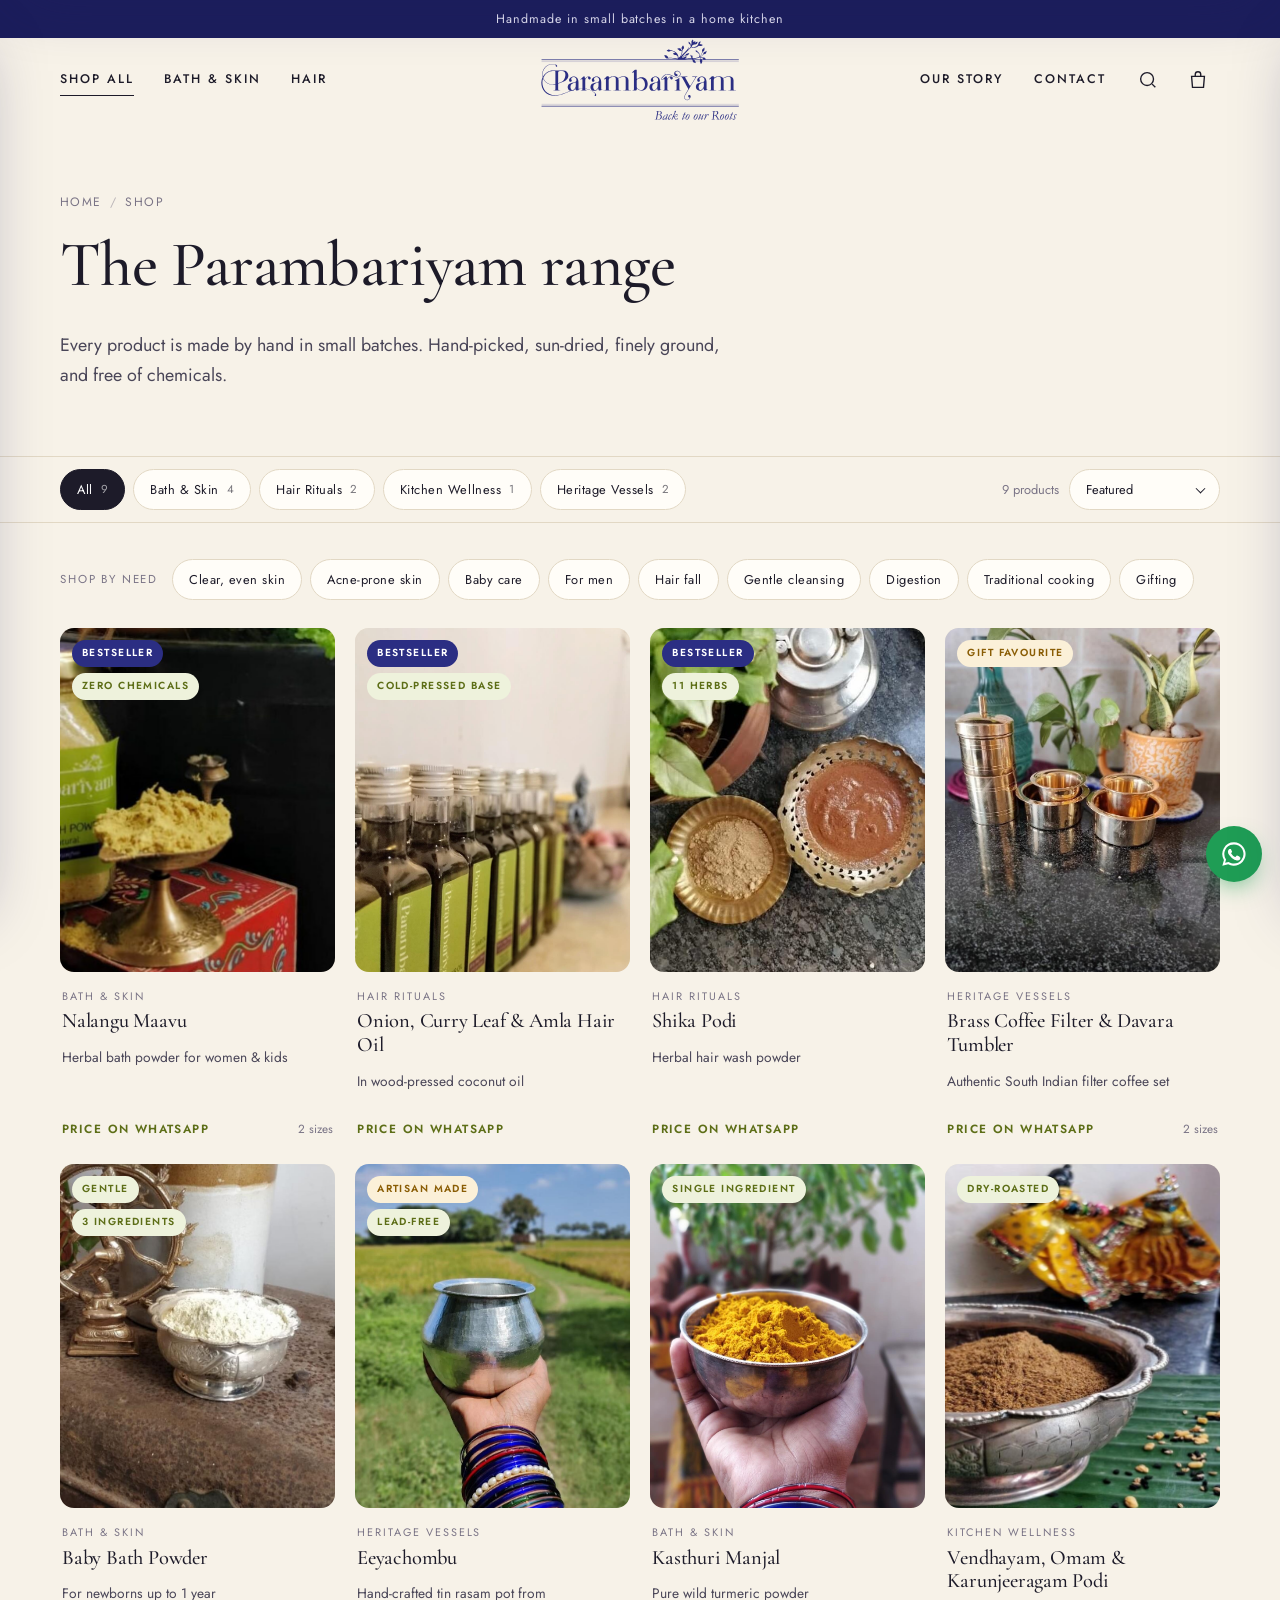
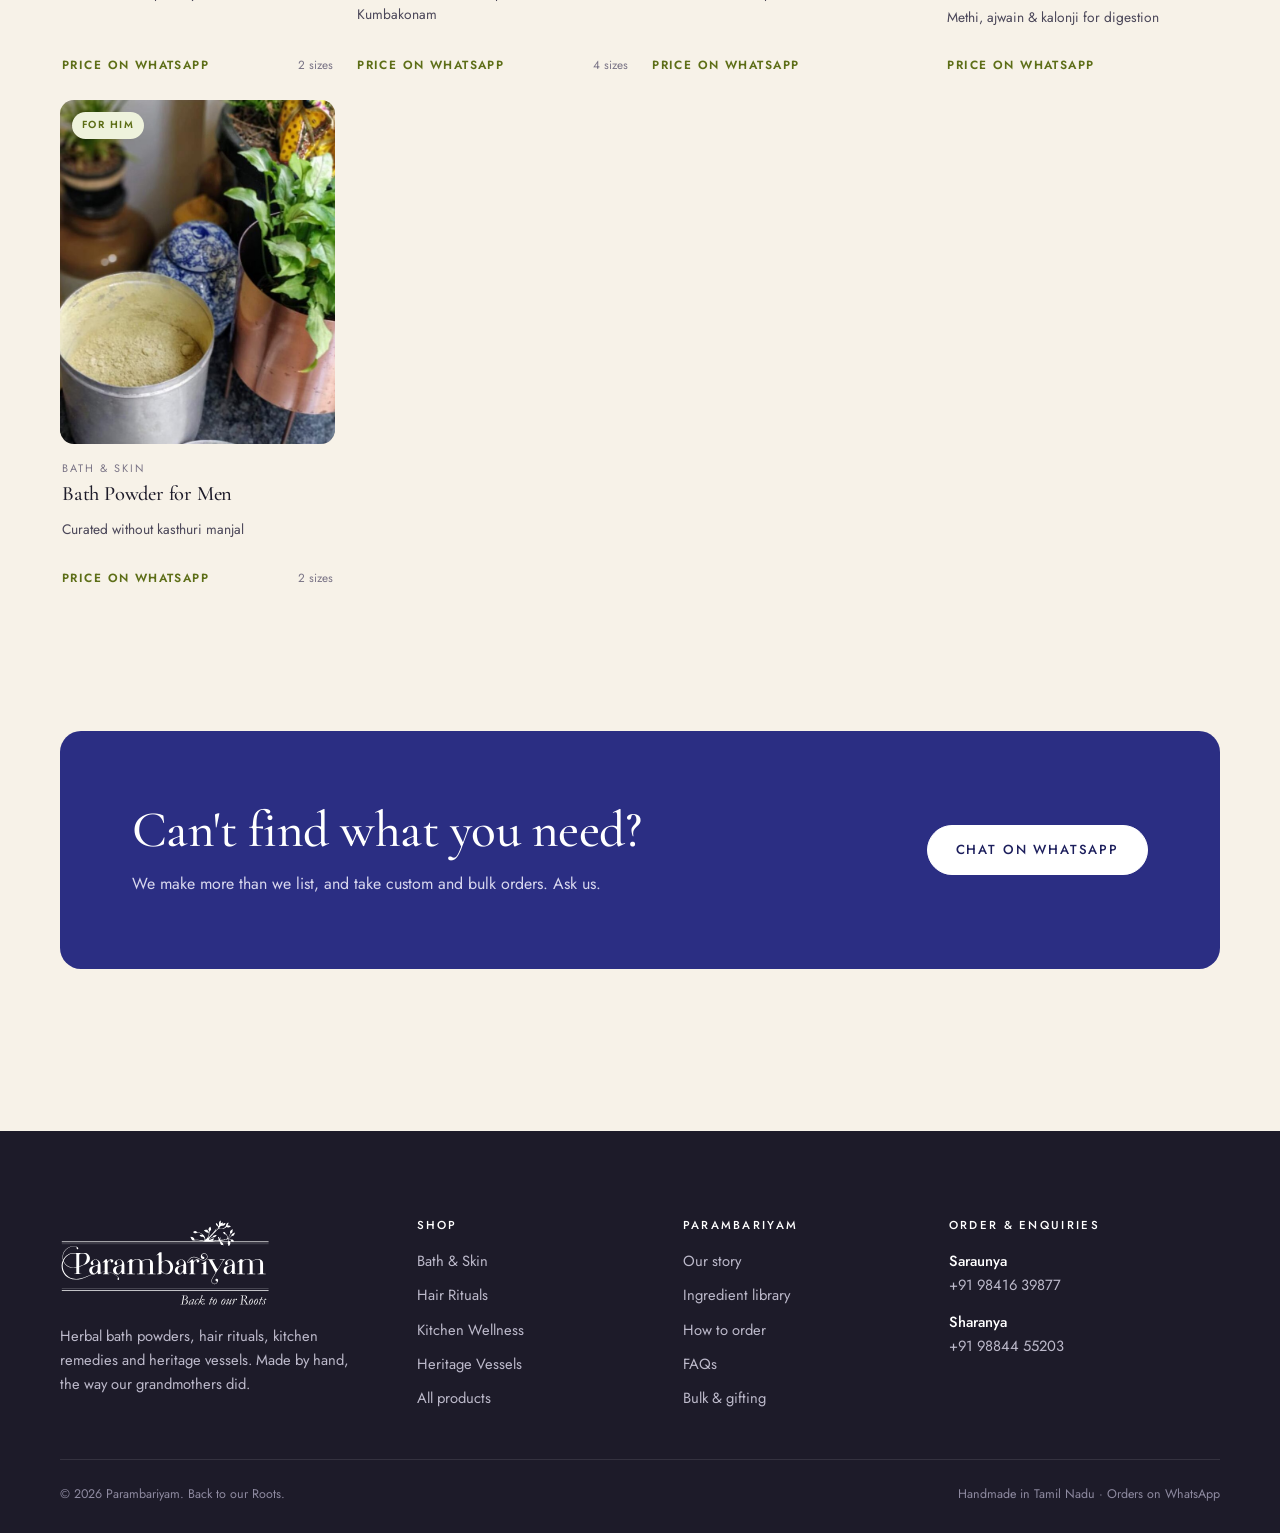
<file: shop.html>
<!doctype html>
<html lang="en" class="no-js">
<head>
<meta charset="utf-8">
<meta name="viewport" content="width=device-width, initial-scale=1, viewport-fit=cover">
<title>Shop All | Parambariyam</title>
<meta name="description" content="Shop handmade nalangu maavu, baby bath powder, shikakai hair wash, herbal hair oil, kasthuri manjal, digestive podi, brass coffee filters and eeyachombu.">
<meta name="theme-color" content="#1c1e5c">
<meta property="og:type" content="website">
<meta property="og:title" content="Shop All | Parambariyam">
<meta property="og:description" content="Shop handmade nalangu maavu, baby bath powder, shikakai hair wash, herbal hair oil, kasthuri manjal, digestive podi, brass coffee filters and eeyachombu.">
<meta property="og:image" content="assets/img/range.jpg">
<link rel="icon" href="favicon.png" type="image/png">
<link rel="apple-touch-icon" href="apple-touch-icon.png">
<link rel="manifest" href="site.webmanifest">
<link rel="preconnect" href="https://fonts.googleapis.com">
<link rel="preconnect" href="https://fonts.gstatic.com" crossorigin>
<link href="https://fonts.googleapis.com/css2?family=Cormorant+Garamond:ital,wght@0,400;0,500;0,600;1,400;1,500&family=Jost:wght@300;400;500;600&display=swap" rel="stylesheet">
<link rel="stylesheet" href="assets/css/style.css">
</head>
<body data-page="shop">
<main id="main">
  <section class="page-hero">
    <div class="wrap">
      <nav class="crumbs" aria-label="Breadcrumb"><a href="index.html">Home</a><span aria-hidden="true">/</span><span>Shop</span></nav>
      <h1 id="shopTitle" style="font-size:clamp(2.4rem,5vw,4rem)">The Parambariyam range</h1>
      <p class="lead" id="shopIntro"></p>
    </div>
  </section>
  <div class="shop-bar">
    <div class="wrap shop-bar__inner">
      <div class="shop-chips" id="catChips" role="group" aria-label="Category"></div>
      <div class="shop-tools">
        <span class="result-count" id="count" aria-live="polite"></span>
        <label class="select"><span class="sr-only">Sort by</span>
          <select id="sort">
            <option value="featured">Featured</option>
            <option value="az">Name, A to Z</option>
            <option value="price-asc">Price, low to high</option>
            <option value="price-desc">Price, high to low</option>
          </select>
        </label>
      </div>
    </div>
  </div>
  <div class="wrap">
    <div class="concerns" id="concernChips" role="group" aria-label="Shop by need"></div>
    <div class="grid" id="shopGrid"></div>
  </div>
  <section class="section--tight" style="margin-top:72px">
    <div class="wrap">
      <div class="cta-band">
        <div><h2>Can't find what you need?</h2><p>We make more than we list, and take custom and bulk orders. Ask us.</p></div>
        <div class="cta-band__actions"><a class="btn btn--light" href="https://wa.me/919841639877" target="_blank" rel="noopener">Chat on WhatsApp</a></div>
      </div>
    </div>
  </section>
</main>
<noscript><p style="text-align:center;padding:24px">Please enable JavaScript to browse products, or WhatsApp us on <a href="https://wa.me/919841639877">+91 98416 39877</a>.</p></noscript>
<script src="assets/js/products.js"></script>
<script src="assets/js/app.js"></script>
</body>
</html>
</file>
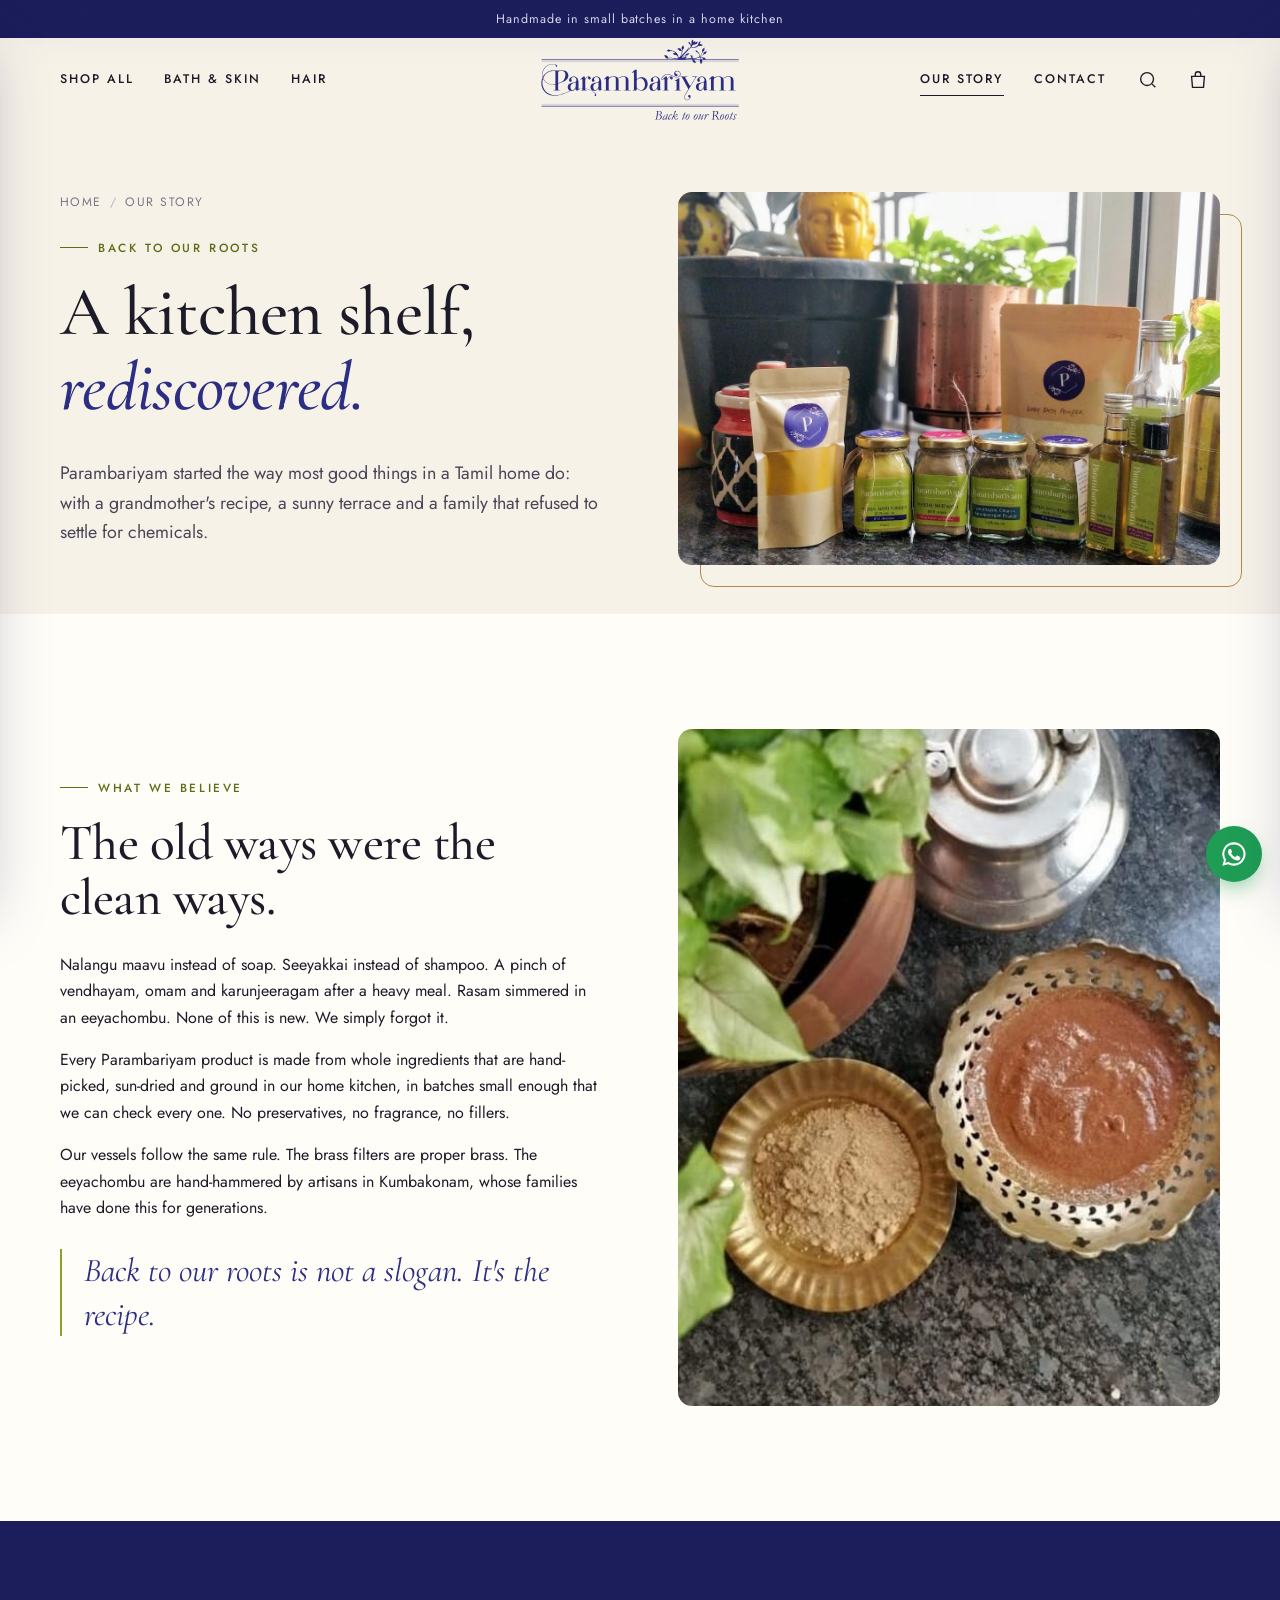
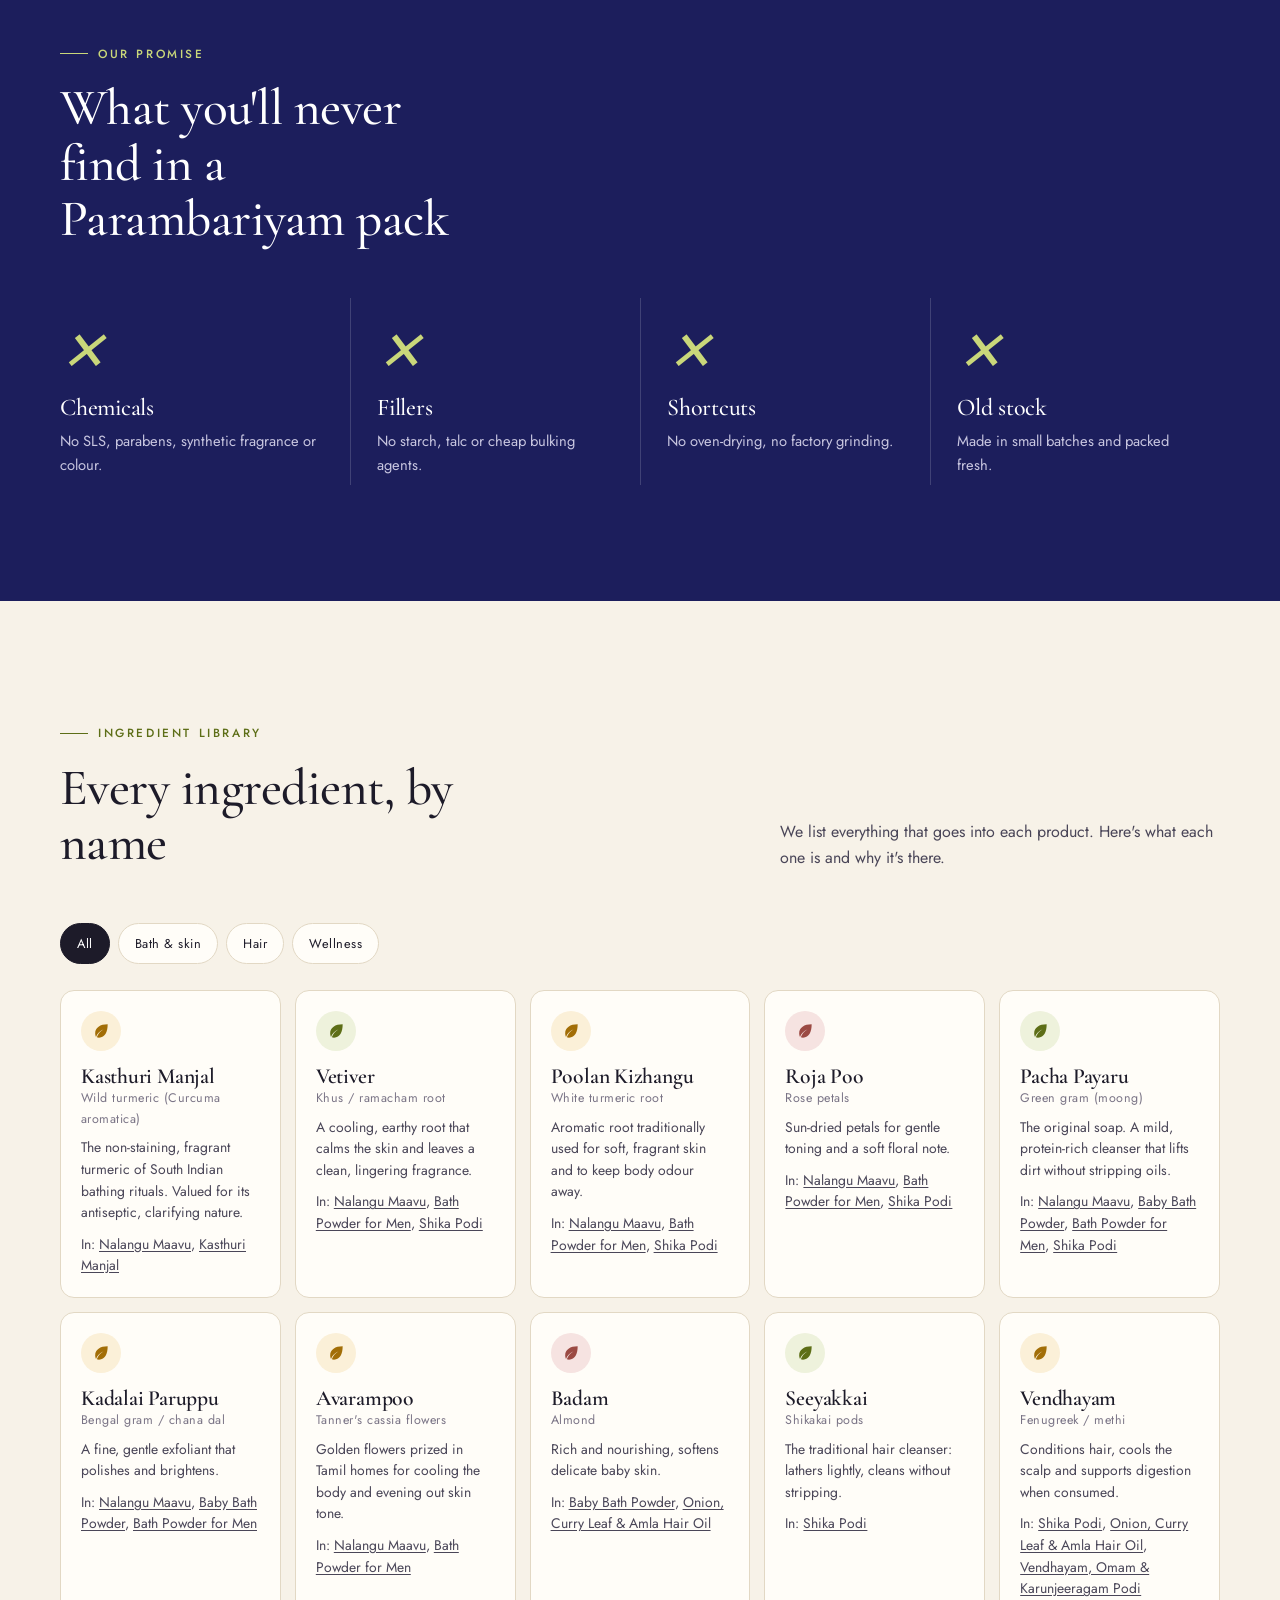
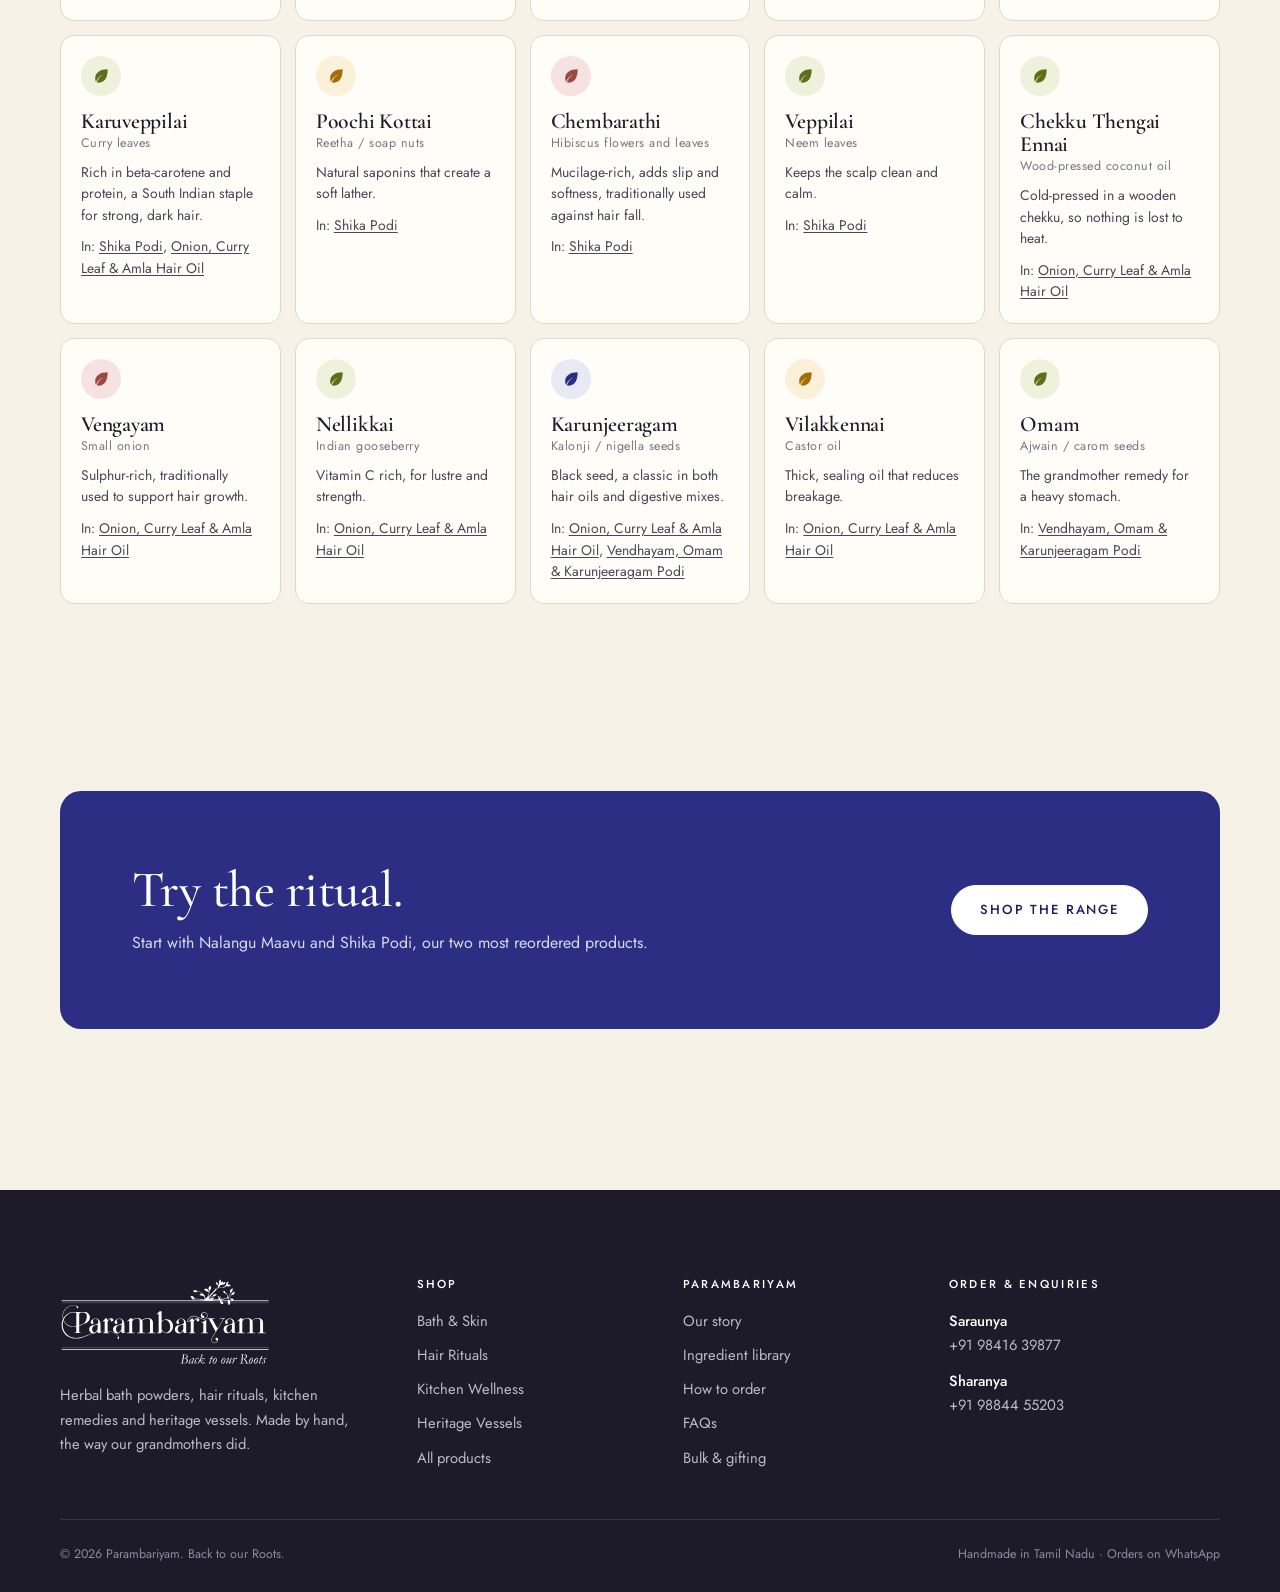
<file: story.html>
<!doctype html>
<html lang="en" class="no-js">
<head>
<meta charset="utf-8">
<meta name="viewport" content="width=device-width, initial-scale=1, viewport-fit=cover">
<title>Our Story | Parambariyam</title>
<meta name="description" content="Parambariyam means heritage. We make herbal bath powders, hair washes and kitchen remedies by hand, the way our grandmothers did.">
<meta name="theme-color" content="#1c1e5c">
<meta property="og:type" content="website">
<meta property="og:title" content="Our Story | Parambariyam">
<meta property="og:description" content="Parambariyam means heritage. We make herbal bath powders, hair washes and kitchen remedies by hand, the way our grandmothers did.">
<meta property="og:image" content="assets/img/range.jpg">
<link rel="icon" href="favicon.png" type="image/png">
<link rel="apple-touch-icon" href="apple-touch-icon.png">
<link rel="manifest" href="site.webmanifest">
<link rel="preconnect" href="https://fonts.googleapis.com">
<link rel="preconnect" href="https://fonts.gstatic.com" crossorigin>
<link href="https://fonts.googleapis.com/css2?family=Cormorant+Garamond:ital,wght@0,400;0,500;0,600;1,400;1,500&family=Jost:wght@300;400;500;600&display=swap" rel="stylesheet">
<link rel="stylesheet" href="assets/css/style.css">
</head>
<body data-page="story">
<main id="main">
  <section class="page-hero">
    <div class="wrap split">
      <div class="reveal">
        <nav class="crumbs" aria-label="Breadcrumb"><a href="index.html">Home</a><span aria-hidden="true">/</span><span>Our story</span></nav>
        <span class="eyebrow">Back to our roots</span>
        <h1 style="font-size:clamp(2.6rem,5.4vw,4.4rem)">A kitchen shelf, <em class="serif-it" style="color:var(--indigo)">rediscovered.</em></h1>
        <p class="lead">Parambariyam started the way most good things in a Tamil home do: with a grandmother's recipe, a sunny terrace and a family that refused to settle for chemicals.</p>
      </div>
      <div class="frame frame--wide reveal d1"><img src="assets/img/range.jpg" alt="The Parambariyam range of bath powders, oils and podis on a kitchen counter"></div>
    </div>
  </section>

  <section class="section section--paper">
    <div class="wrap split split--rev">
      <div class="frame reveal"><img src="assets/img/shikakai.jpg" alt="Shikakai powder and paste in brass bowls" loading="lazy"></div>
      <div class="reveal d1">
        <span class="eyebrow">What we believe</span>
        <h2>The old ways were the clean ways.</h2>
        <p>Nalangu maavu instead of soap. Seeyakkai instead of shampoo. A pinch of vendhayam, omam and karunjeeragam after a heavy meal. Rasam simmered in an eeyachombu. None of this is new. We simply forgot it.</p>
        <p>Every Parambariyam product is made from whole ingredients that are hand-picked, sun-dried and ground in our home kitchen, in batches small enough that we can check every one. No preservatives, no fragrance, no fillers.</p>
        <p>Our vessels follow the same rule. The brass filters are proper brass. The eeyachombu are hand-hammered by artisans in Kumbakonam, whose families have done this for generations.</p>
        <p class="quote">Back to our roots is not a slogan. It's the recipe.</p>
      </div>
    </div>
  </section>

  <section class="section section--indigo">
    <div class="wrap">
      <div class="section-head"><div><span class="eyebrow">Our promise</span><h2>What you'll never find in a Parambariyam pack</h2></div></div>
      <div class="process">
        <div class="step"><div class="step__n">✕</div><h3>Chemicals</h3><p>No SLS, parabens, synthetic fragrance or colour.</p></div>
        <div class="step"><div class="step__n">✕</div><h3>Fillers</h3><p>No starch, talc or cheap bulking agents.</p></div>
        <div class="step"><div class="step__n">✕</div><h3>Shortcuts</h3><p>No oven-drying, no factory grinding.</p></div>
        <div class="step"><div class="step__n">✕</div><h3>Old stock</h3><p>Made in small batches and packed fresh.</p></div>
      </div>
    </div>
  </section>

  <section class="section" id="ingredients">
    <div class="wrap">
      <div class="section-head"><div><span class="eyebrow">Ingredient library</span><h2>Every ingredient, by name</h2></div><p style="max-width:44ch;margin:0;color:var(--ink-soft)">We list everything that goes into each product. Here's what each one is and why it's there.</p></div>
      <div class="ing-filter" id="ingFilter"></div>
      <div class="ingredients" id="ingGrid"></div>
    </div>
  </section>

  <section class="section--tight">
    <div class="wrap">
      <div class="cta-band">
        <div><h2>Try the ritual.</h2><p>Start with Nalangu Maavu and Shika Podi, our two most reordered products.</p></div>
        <div class="cta-band__actions"><a class="btn btn--light" href="shop.html">Shop the range</a></div>
      </div>
    </div>
  </section>
</main>
<noscript><p style="text-align:center;padding:24px">Please enable JavaScript to browse products, or WhatsApp us on <a href="https://wa.me/919841639877">+91 98416 39877</a>.</p></noscript>
<script src="assets/js/products.js"></script>
<script src="assets/js/app.js"></script>
</body>
</html>
</file>
<file: assets/css/style.css>
/* ==========================================================================
   Parambariyam | Back to our Roots
   Design tokens, layout, components
   ========================================================================== */

:root {
  --ivory: #f7f2e8;
  --paper: #fffdf8;
  --sand: #efe6d4;
  --line: #e2d8c4;
  --ink: #1d1b29;
  --ink-soft: #4a4658;
  --muted: #7a7486;
  --indigo: #2b2e83;
  --indigo-deep: #1c1e5c;
  --indigo-tint: #e9e9f6;
  --leaf: #8aa12a;
  --leaf-deep: #5d6e17;
  --leaf-tint: #eef2dc;
  --turmeric: #c98a12;
  --turmeric-tint: #fbf0d8;
  --brass: #b08a4a;
  --danger: #a33a2a;
  --wa: #1f9d55;

  --serif: "Cormorant Garamond", "Cormorant", Georgia, "Times New Roman", serif;
  --sans: "Jost", "Helvetica Neue", Arial, system-ui, sans-serif;

  --radius: 14px;
  --radius-sm: 8px;
  --shadow-sm: 0 1px 2px rgba(29, 27, 41, .06), 0 2px 8px rgba(29, 27, 41, .04);
  --shadow: 0 10px 30px -12px rgba(29, 27, 41, .25);
  --shadow-lg: 0 30px 60px -20px rgba(28, 30, 92, .35);
  --ease: cubic-bezier(.2, .7, .2, 1);
  --wrap: 1240px;
  --gutter: clamp(16px, 4vw, 40px);
  --header-h: 76px;
}

*, *::before, *::after { box-sizing: border-box; }
html { -webkit-text-size-adjust: 100%; scroll-behavior: smooth; }
@media (prefers-reduced-motion: reduce) {
  html { scroll-behavior: auto; }
  *, *::before, *::after { animation-duration: .001ms !important; transition-duration: .001ms !important; }
}
body {
  margin: 0;
  background: var(--ivory);
  color: var(--ink);
  font-family: var(--sans);
  font-size: 16px;
  line-height: 1.65;
  font-weight: 400;
  -webkit-font-smoothing: antialiased;
  text-rendering: optimizeLegibility;
  overflow-x: hidden;
}
body.locked { overflow: hidden; }
img { max-width: 100%; display: block; height: auto; }
main { overflow-x: clip; }
a { color: inherit; text-decoration: none; }
button { font: inherit; color: inherit; cursor: pointer; background: none; border: 0; padding: 0; }
input, select, textarea { font: inherit; color: inherit; }
:focus-visible { outline: 2px solid var(--indigo); outline-offset: 3px; border-radius: 4px; }
::selection { background: var(--indigo); color: #fff; }

h1, h2, h3, h4 {
  font-family: var(--serif);
  font-weight: 500;
  line-height: 1.08;
  letter-spacing: -.01em;
  margin: 0 0 .5em;
  color: var(--ink);
}
h1 { font-size: clamp(2.6rem, 6vw, 4.8rem); }
h2 { font-size: clamp(2rem, 4vw, 3.2rem); }
h3 { font-size: clamp(1.4rem, 2.2vw, 1.75rem); }
p { margin: 0 0 1em; }
em.serif, .serif-it { font-family: var(--serif); font-style: italic; font-weight: 500; }

.wrap { width: 100%; max-width: var(--wrap); margin: 0 auto; padding: 0 var(--gutter); }
.section { padding: clamp(64px, 9vw, 120px) 0; }
.section--tight { padding: clamp(40px, 6vw, 72px) 0; }
.section--paper { background: var(--paper); }
.section--sand { background: var(--sand); }
.section--indigo { background: var(--indigo-deep); color: #eceaf7; }
.section--indigo h2, .section--indigo h3 { color: #fff; }

.eyebrow {
  display: inline-flex; align-items: center; gap: 10px;
  font-size: .74rem; letter-spacing: .22em; text-transform: uppercase;
  color: var(--leaf-deep); font-weight: 500; margin-bottom: 18px;
}
.eyebrow::before { content: ""; width: 28px; height: 1px; background: currentColor; }
.section--indigo .eyebrow { color: #c9d77a; }
.lead { font-size: clamp(1.05rem, 1.4vw, 1.2rem); color: var(--ink-soft); max-width: 60ch; }
.section-head { display: flex; align-items: end; justify-content: space-between; gap: 24px; margin-bottom: clamp(32px, 4vw, 56px); flex-wrap: wrap; }
.section-head h2 { margin: 0; max-width: 18ch; }
.center { text-align: center; }
.center .eyebrow { justify-content: center; }
.center .lead { margin-left: auto; margin-right: auto; }

/* ---------- Buttons ---------- */
.btn {
  --bg: var(--indigo); --fg: #fff; --bd: var(--indigo);
  display: inline-flex; align-items: center; justify-content: center; gap: 10px;
  min-height: 50px; padding: 0 28px; border-radius: 999px;
  background: var(--bg); color: var(--fg); border: 1px solid var(--bd);
  font-size: .82rem; letter-spacing: .14em; text-transform: uppercase; font-weight: 500;
  transition: transform .25s var(--ease), background .25s, color .25s, box-shadow .25s;
  white-space: nowrap;
}
.btn:hover { transform: translateY(-2px); box-shadow: var(--shadow); --bg: var(--indigo-deep); }
.btn:active { transform: translateY(0); }
.btn svg { width: 18px; height: 18px; flex: none; }
.btn--ghost { --bg: transparent; --fg: var(--ink); --bd: var(--ink); }
.btn--ghost:hover { --bg: var(--ink); --fg: #fff; }
.btn--light { --bg: #fff; --fg: var(--indigo-deep); --bd: #fff; }
.btn--light:hover { --bg: var(--ivory); }
.btn--wa { --bg: var(--wa); --bd: var(--wa); }
.btn--wa:hover { --bg: #157a41; }
.btn--block { width: 100%; }
.btn--sm { min-height: 40px; padding: 0 18px; font-size: .72rem; }
.btn[disabled] { opacity: .5; pointer-events: none; }

.link-arrow { display: inline-flex; align-items: center; gap: 8px; font-size: .8rem; letter-spacing: .16em; text-transform: uppercase; font-weight: 500; border-bottom: 1px solid currentColor; padding-bottom: 4px; }
.link-arrow span { transition: transform .25s var(--ease); }
.link-arrow:hover span { transform: translateX(4px); }

/* ---------- Announcement ---------- */
.announce { background: var(--indigo-deep); color: #e7e6f6; font-size: .78rem; letter-spacing: .08em; text-align: center; height: 38px; overflow: hidden; position: relative; }
.announce__track { display: grid; }
.announce__item { grid-area: 1 / 1; height: 38px; display: flex; align-items: center; justify-content: center; padding: 0 16px; opacity: 0; transform: translateY(100%); transition: opacity .6s, transform .6s var(--ease); }
.announce__item.is-on { opacity: 1; transform: none; }
.announce__item.is-off { opacity: 0; transform: translateY(-100%); }
.announce a { text-decoration: underline; text-underline-offset: 3px; }

/* ---------- Header ---------- */
.header { position: sticky; top: 0; z-index: 50; background: rgba(247, 242, 232, .9); backdrop-filter: saturate(140%) blur(12px); -webkit-backdrop-filter: saturate(140%) blur(12px); border-bottom: 1px solid transparent; transition: border-color .3s, box-shadow .3s; }
.header.is-scrolled { border-color: var(--line); box-shadow: 0 6px 24px -18px rgba(0, 0, 0, .3); }
.header__inner { height: var(--header-h); display: grid; grid-template-columns: 1fr auto 1fr; align-items: center; gap: 16px; }
.nav { display: flex; gap: 30px; }
.nav a { font-size: .78rem; letter-spacing: .16em; text-transform: uppercase; font-weight: 500; position: relative; padding: 6px 0; }
.nav a::after { content: ""; position: absolute; left: 0; right: 100%; bottom: 0; height: 1px; background: currentColor; transition: right .3s var(--ease); }
.nav a:hover::after, .nav a[aria-current="page"]::after { right: 0; }
.brand { display: block; color: var(--indigo); width: clamp(150px, 16vw, 200px); }
.brand img, .brand svg { width: 100%; height: auto; }
.header__actions { display: flex; justify-content: flex-end; align-items: center; gap: 6px; }
.icon-btn { width: 44px; height: 44px; border-radius: 50%; display: inline-grid; place-items: center; position: relative; transition: background .2s; }
.icon-btn:hover { background: rgba(43, 46, 131, .08); }
.icon-btn svg { width: 22px; height: 22px; }
.badge-count { position: absolute; top: 4px; right: 2px; min-width: 18px; height: 18px; padding: 0 5px; border-radius: 9px; background: var(--indigo); color: #fff; font-size: .66rem; font-weight: 600; display: grid; place-items: center; transform: scale(0); transition: transform .3s var(--ease); }
.badge-count.is-on { transform: scale(1); }
.badge-count.bump { animation: bump .5s var(--ease); }
@keyframes bump { 40% { transform: scale(1.4); } }
.menu-btn { display: none; }

@media (max-width: 960px) {
  .nav { display: none; }
  .menu-btn { display: inline-grid; }
  .header__inner { grid-template-columns: auto 1fr auto; }
  .brand { justify-self: center; }
}

/* ---------- Drawers / overlays ---------- */
.scrim { position: fixed; inset: 0; background: rgba(20, 18, 40, .45); opacity: 0; pointer-events: none; transition: opacity .35s; z-index: 80; }
.scrim.is-on { opacity: 1; pointer-events: auto; }
.drawer { position: fixed; top: 0; bottom: 0; right: 0; width: min(440px, 100%); background: var(--paper); z-index: 90; transform: translateX(100%); transition: transform .45s var(--ease); display: flex; flex-direction: column; box-shadow: var(--shadow-lg); }
.drawer--left { right: auto; left: 0; transform: translateX(-100%); width: min(360px, 88%); }
.drawer.is-open { transform: none; }
.drawer__head { display: flex; align-items: center; justify-content: space-between; padding: 20px 24px; border-bottom: 1px solid var(--line); }
.drawer__head h3 { margin: 0; font-size: 1.6rem; }
.drawer__body { flex: 1; overflow-y: auto; padding: 8px 24px 24px; overscroll-behavior: contain; }
.drawer__foot { border-top: 1px solid var(--line); padding: 20px 24px calc(20px + env(safe-area-inset-bottom)); background: var(--ivory); }

.mobile-nav a { display: flex; justify-content: space-between; align-items: center; padding: 18px 0; border-bottom: 1px solid var(--line); font-family: var(--serif); font-size: 1.6rem; }
.mobile-nav__contact { margin-top: 28px; font-size: .92rem; color: var(--ink-soft); }
.mobile-nav__contact a { display: block; padding: 6px 0; }

/* Search */
.search-panel { position: fixed; left: 0; right: 0; top: 0; z-index: 90; background: var(--paper); transform: translateY(-105%); transition: transform .45s var(--ease); box-shadow: var(--shadow-lg); max-height: 90vh; overflow: auto; }
.search-panel.is-open { transform: none; }
.search-panel__bar { display: flex; align-items: center; gap: 12px; padding: 22px 0; border-bottom: 1px solid var(--line); }
.search-panel__bar input { flex: 1; border: 0; background: none; font-family: var(--serif); font-size: clamp(1.4rem, 3vw, 2.2rem); outline: none; min-width: 0; }
.search-results { padding: 20px 0 32px; display: grid; gap: 4px; }
.search-hit { display: grid; grid-template-columns: 64px 1fr auto; gap: 16px; align-items: center; padding: 10px; border-radius: var(--radius-sm); transition: background .2s; }
.search-hit:hover, .search-hit:focus-visible { background: var(--ivory); }
.search-hit img { width: 64px; height: 64px; object-fit: cover; border-radius: 8px; }
.search-hit strong { font-family: var(--serif); font-size: 1.25rem; font-weight: 500; display: block; line-height: 1.2; }
.search-hit small { color: var(--muted); }
.search-suggest { display: flex; flex-wrap: wrap; gap: 8px; padding-top: 18px; }

/* ---------- Basket ---------- */
.basket-empty { text-align: center; padding: 48px 8px; color: var(--ink-soft); }
.basket-empty svg { width: 56px; height: 56px; color: var(--brass); margin: 0 auto 16px; }
.line { display: grid; grid-template-columns: 76px 1fr auto; gap: 14px; padding: 18px 0; border-bottom: 1px solid var(--line); }
.line img { width: 76px; height: 92px; object-fit: cover; border-radius: 10px; background: var(--sand); }
.line__name { font-family: var(--serif); font-size: 1.2rem; line-height: 1.2; font-weight: 500; }
.line__meta { font-size: .8rem; color: var(--muted); margin: 2px 0 10px; }
.line__price { font-weight: 500; font-size: .92rem; text-align: right; }
.line__remove { font-size: .72rem; letter-spacing: .12em; text-transform: uppercase; color: var(--muted); text-decoration: underline; text-underline-offset: 3px; margin-top: 8px; }
.line__remove:hover { color: var(--danger); }
.qty { display: inline-flex; align-items: center; border: 1px solid var(--line); border-radius: 999px; background: #fff; }
.qty button { width: 34px; height: 34px; display: grid; place-items: center; border-radius: 50%; font-size: 1.1rem; }
.qty button:hover { background: var(--ivory); }
.qty input { width: 34px; border: 0; text-align: center; background: none; font-weight: 500; -moz-appearance: textfield; }
.qty input::-webkit-outer-spin-button, .qty input::-webkit-inner-spin-button { -webkit-appearance: none; }
.qty--lg button { width: 46px; height: 48px; }
.qty--lg input { width: 40px; }
.totals { display: flex; justify-content: space-between; align-items: baseline; margin-bottom: 6px; }
.totals strong { font-family: var(--serif); font-size: 1.6rem; font-weight: 600; }
.fine { font-size: .78rem; color: var(--muted); line-height: 1.5; }

.checkout { display: grid; gap: 12px; margin-top: 14px; }
.field { display: grid; gap: 6px; }
.field label { font-size: .72rem; letter-spacing: .14em; text-transform: uppercase; color: var(--ink-soft); font-weight: 500; }
.field input, .field textarea, .field select {
  width: 100%; border: 1px solid var(--line); background: #fff; border-radius: 10px; padding: 12px 14px; outline: none; transition: border-color .2s, box-shadow .2s;
}
.field textarea { resize: vertical; min-height: 76px; }
.field input:focus, .field textarea:focus, .field select:focus { border-color: var(--indigo); box-shadow: 0 0 0 3px rgba(43, 46, 131, .12); }
.field.is-invalid input, .field.is-invalid textarea { border-color: var(--danger); }
.row-2 { display: grid; grid-template-columns: 1fr 1fr; gap: 12px; }
.steps-mini { display: flex; gap: 8px; align-items: center; font-size: .72rem; letter-spacing: .12em; text-transform: uppercase; color: var(--muted); margin: 12px 0 4px; }
.steps-mini b { color: var(--indigo); font-weight: 600; }

/* ---------- Toast ---------- */
.toast { position: fixed; left: 50%; bottom: 24px; z-index: 120; transform: translate(-50%, 160%); opacity: 0; visibility: hidden; background: var(--ink); color: #fff; padding: 14px 18px 14px 14px; border-radius: 14px; display: flex; gap: 14px; align-items: center; box-shadow: var(--shadow-lg); transition: transform .45s var(--ease); width: max-content; max-width: calc(100% - 32px); font-size: .9rem; }
.toast.is-on { transform: translate(-50%, 0); opacity: 1; visibility: visible; }
.toast { transition: transform .45s var(--ease), opacity .3s, visibility .45s; }
.toast img { width: 44px; height: 44px; border-radius: 8px; object-fit: cover; }
.toast button { color: #c9d77a; font-size: .72rem; letter-spacing: .14em; text-transform: uppercase; font-weight: 600; margin-left: 6px; white-space: nowrap; }

/* ---------- Hero ---------- */
.hero { position: relative; padding: clamp(28px, 4vw, 56px) 0 clamp(56px, 8vw, 96px); overflow: hidden; }
.hero__grid { display: grid; grid-template-columns: 1.02fr 1fr; gap: clamp(28px, 5vw, 72px); align-items: center; }
.hero h1 { margin-bottom: .35em; }
.hero h1 em { font-style: italic; color: var(--indigo); }
.hero__ta { font-family: var(--serif); font-size: 1.15rem; color: var(--brass); letter-spacing: .04em; margin-bottom: 14px; }
.hero__cta { display: flex; gap: 12px; flex-wrap: wrap; margin: 30px 0 36px; }
.hero__facts { display: flex; gap: clamp(18px, 3vw, 40px); flex-wrap: wrap; padding-top: 24px; border-top: 1px solid var(--line); }
.hero__facts div { font-size: .8rem; color: var(--ink-soft); line-height: 1.4; }
.hero__facts b { display: block; font-family: var(--serif); font-size: 1.9rem; font-weight: 500; color: var(--ink); line-height: 1.05; }
.hero__media { position: relative; aspect-ratio: 4 / 4.6; }
.hero__img { position: absolute; border-radius: 220px 220px var(--radius) var(--radius); overflow: hidden; box-shadow: var(--shadow-lg); }
.hero__img img { width: 100%; height: 100%; object-fit: cover; }
.hero__img--a img { object-position: 26% 50%; }
.hero__img--a { inset: 0 18% 8% 0; }
.hero__img--b { width: 44%; aspect-ratio: 3 / 4; right: 0; bottom: 0; border-radius: var(--radius); border: 6px solid var(--ivory); }
.hero__seal { position: absolute; left: -26px; bottom: 16%; width: 124px; height: 124px; border-radius: 50%; background: var(--indigo); color: #fff; display: grid; place-items: center; box-shadow: var(--shadow); }
.hero__seal svg { position: absolute; inset: 0; width: 100%; height: 100%; animation: spin 26s linear infinite; }
.hero__seal img { width: 54px; border-radius: 50%; }
@keyframes spin { to { transform: rotate(360deg); } }
.leaf-deco { position: absolute; color: var(--leaf); opacity: .16; pointer-events: none; }

@media (max-width: 900px) {
  .hero__grid { grid-template-columns: 1fr; }
  .hero__media { max-width: 520px; width: 100%; margin: 0 auto; }
  .hero__seal { left: 0; width: 104px; height: 104px; }
}

/* ---------- Marquee ---------- */
.marquee { border-block: 1px solid var(--line); background: var(--paper); overflow: hidden; padding: 18px 0; }
.marquee__track { display: flex; width: max-content; animation: marquee 38s linear infinite; }
.marquee:hover .marquee__track { animation-play-state: paused; }
.marquee__item { display: inline-flex; align-items: center; gap: 22px; padding-right: 22px; font-family: var(--serif); font-size: clamp(1.2rem, 2vw, 1.6rem); font-style: italic; white-space: nowrap; color: var(--ink-soft); }
.marquee__item svg { width: 18px; height: 18px; color: var(--leaf); flex: none; }
@keyframes marquee { to { transform: translateX(-50%); } }

/* ---------- Category tiles ---------- */
.cats { display: grid; grid-template-columns: repeat(4, 1fr); gap: clamp(12px, 2vw, 24px); }
.cat { position: relative; aspect-ratio: 3 / 4.2; border-radius: var(--radius); overflow: hidden; isolation: isolate; color: #fff; display: flex; flex-direction: column; justify-content: flex-end; padding: 22px; }
.cat img { position: absolute; inset: 0; width: 100%; height: 100%; object-fit: cover; z-index: -2; transition: transform 1.2s var(--ease); }
.cat::before { content: ""; position: absolute; inset: 0; z-index: -1; background: linear-gradient(180deg, rgba(20, 18, 50, 0) 40%, rgba(20, 18, 50, .78)); }
.cat:hover img { transform: scale(1.06); }
.cat small { font-size: .7rem; letter-spacing: .2em; text-transform: uppercase; opacity: .85; }
.cat h3 { color: #fff; margin: 4px 0 8px; font-size: clamp(1.5rem, 2.4vw, 2rem); }
.cat span.go { font-size: .72rem; letter-spacing: .16em; text-transform: uppercase; display: inline-flex; gap: 8px; align-items: center; }
@media (max-width: 900px) { .cats { grid-template-columns: repeat(2, 1fr); } }

/* ---------- Product cards ---------- */
.grid { display: grid; grid-template-columns: repeat(4, 1fr); gap: clamp(14px, 2vw, 28px) clamp(12px, 1.6vw, 22px); }
.grid--3 { grid-template-columns: repeat(3, 1fr); }
@media (max-width: 1080px) { .grid { grid-template-columns: repeat(3, 1fr); } }
@media (max-width: 760px) { .grid, .grid--3 { grid-template-columns: repeat(2, 1fr); } }

.card { position: relative; display: flex; flex-direction: column; }
.card__media { position: relative; aspect-ratio: 4 / 5; border-radius: var(--radius); overflow: hidden; background: var(--sand); }
.card__media img { position: absolute; inset: 0; width: 100%; height: 100%; object-fit: cover; transition: opacity .6s var(--ease), transform 1.2s var(--ease); }
.card__media img + img { opacity: 0; }
.card:hover .card__media img:first-child { transform: scale(1.04); }
.card:hover .card__media img + img { opacity: 1; transform: scale(1.04); }
.card__tags { position: absolute; top: 12px; left: 12px; display: flex; flex-direction: column; gap: 6px; align-items: flex-start; z-index: 2; }
.tag { display: inline-block; padding: 5px 10px; border-radius: 999px; font-size: .64rem; letter-spacing: .14em; text-transform: uppercase; font-weight: 600; background: #fff; color: var(--ink); }
.tag--indigo { background: var(--indigo); color: #fff; }
.tag--leaf { background: var(--leaf-tint); color: var(--leaf-deep); }
.tag--turmeric { background: var(--turmeric-tint); color: #8a5d05; }
.card__quick { position: absolute; left: 12px; right: 12px; bottom: 12px; z-index: 2; opacity: 0; transform: translateY(10px); transition: opacity .3s, transform .35s var(--ease); }
.card:hover .card__quick, .card:focus-within .card__quick { opacity: 1; transform: none; }
.card__quick .btn { width: 100%; min-height: 44px; background: rgba(255, 255, 255, .95); color: var(--indigo-deep); border-color: transparent; backdrop-filter: blur(6px); }
.card__quick .btn:hover { background: var(--indigo); color: #fff; }
@media (hover: none) { .card__quick { display: none; } }
.card__body { padding: 16px 2px 0; display: flex; flex-direction: column; gap: 4px; flex: 1; }
.card__cat { font-size: .68rem; letter-spacing: .18em; text-transform: uppercase; color: var(--muted); }
.card__name { font-family: var(--serif); font-size: clamp(1.18rem, 1.6vw, 1.42rem); font-weight: 500; line-height: 1.15; }
.card__name a::after { content: ""; position: absolute; inset: 0; z-index: 1; }
.card__desc { font-size: .86rem; color: var(--ink-soft); line-height: 1.5; display: -webkit-box; -webkit-line-clamp: 2; -webkit-box-orient: vertical; overflow: hidden; }
.card__foot { display: flex; align-items: center; justify-content: space-between; gap: 10px; margin-top: auto; padding-top: 10px; }
.price { font-weight: 500; font-size: .95rem; }
.price--ask { font-size: .74rem; letter-spacing: .12em; text-transform: uppercase; color: var(--leaf-deep); font-weight: 600; }
.sizes-hint { font-size: .74rem; color: var(--muted); }
.card__add-m { display: none; position: relative; z-index: 2; }
@media (hover: none) { .card__add-m { display: inline-grid; width: 38px; height: 38px; border-radius: 50%; background: var(--indigo); color: #fff; place-items: center; } .card__add-m svg { width: 18px; height: 18px; } }

/* ---------- Story split ---------- */
.split { display: grid; grid-template-columns: 1fr 1fr; gap: clamp(32px, 6vw, 96px); align-items: center; }
.split--rev > :first-child { order: 2; }
@media (max-width: 900px) { .split { grid-template-columns: 1fr; } .split--rev > :first-child { order: 0; } }
.frame { position: relative; }
.frame img { border-radius: var(--radius); width: 100%; aspect-ratio: 4 / 5; object-fit: cover; }
.frame::before { content: ""; position: absolute; inset: 22px -22px -22px 22px; border: 1px solid var(--brass); border-radius: var(--radius); z-index: -1; }
.frame--wide img { aspect-ratio: 16 / 11; }
.quote { font-family: var(--serif); font-size: clamp(1.5rem, 2.6vw, 2.1rem); line-height: 1.3; font-style: italic; color: var(--indigo); border-left: 2px solid var(--leaf); padding-left: 22px; margin: 28px 0; }
.word-meaning { display: flex; gap: 18px; align-items: baseline; flex-wrap: wrap; padding: 18px 0; border-block: 1px solid var(--line); margin: 24px 0; }
.word-meaning b { font-family: var(--serif); font-size: 1.9rem; font-weight: 500; }
.word-meaning span { color: var(--muted); font-size: .9rem; }

/* ---------- Process ---------- */
.process { display: grid; grid-template-columns: repeat(4, 1fr); gap: 0; counter-reset: step; }
.step { padding: 28px 26px 8px; border-left: 1px solid rgba(255, 255, 255, .16); position: relative; }
.step:first-child { border-left: 0; padding-left: 0; }
.step__n { font-family: var(--serif); font-size: 3.4rem; line-height: 1; color: #c9d77a; font-style: italic; }
.step h3 { margin: 14px 0 8px; font-size: 1.5rem; }
.step p { font-size: .92rem; color: #c8c6e0; margin: 0; }
@media (max-width: 900px) {
  .process { grid-template-columns: 1fr 1fr; gap: 12px 0; }
  .step:nth-child(3) { border-left: 0; padding-left: 0; }
}
@media (max-width: 520px) { .process { grid-template-columns: 1fr; } .step { border-left: 0; padding-left: 0; border-top: 1px solid rgba(255, 255, 255, .16); } .step:first-child { border-top: 0; } }

/* ---------- Ingredients ---------- */
.ingredients { display: grid; grid-template-columns: repeat(auto-fill, minmax(220px, 1fr)); gap: 14px; }
.ing { background: var(--paper); border: 1px solid var(--line); border-radius: var(--radius); padding: 20px; transition: transform .3s var(--ease), box-shadow .3s, border-color .3s; }
.ing:hover { transform: translateY(-4px); box-shadow: var(--shadow); border-color: transparent; }
.ing__dot { width: 40px; height: 40px; border-radius: 50%; display: grid; place-items: center; margin-bottom: 14px; }
.ing__dot svg { width: 20px; height: 20px; }
.ing h4 { font-family: var(--serif); font-size: 1.35rem; font-weight: 600; margin: 0; }
.ing .en { font-size: .78rem; color: var(--muted); letter-spacing: .04em; display: block; margin-bottom: 8px; }
.ing p { font-size: .87rem; color: var(--ink-soft); margin: 0; line-height: 1.55; }
.ing-filter { display: flex; gap: 8px; flex-wrap: wrap; margin-bottom: 26px; }

/* chips */
.chip { display: inline-flex; align-items: center; gap: 8px; padding: 9px 16px; border-radius: 999px; border: 1px solid var(--line); background: var(--paper); font-size: .8rem; letter-spacing: .04em; transition: all .2s; white-space: nowrap; }
.chip:hover { border-color: var(--ink); }
.chip[aria-pressed="true"], .chip.is-active { background: var(--ink); color: #fff; border-color: var(--ink); }
.chip small { opacity: .6; font-size: .72rem; }

/* ---------- Feature banner ---------- */
.feature { position: relative; border-radius: calc(var(--radius) * 1.5); overflow: hidden; min-height: 520px; display: grid; align-items: end; color: #fff; isolation: isolate; }
.feature > img { position: absolute; inset: 0; width: 100%; height: 100%; object-fit: cover; z-index: -2; }
.feature::before { content: ""; position: absolute; inset: 0; z-index: -1; background: linear-gradient(90deg, rgba(18, 18, 50, .86) 0%, rgba(18, 18, 50, .55) 45%, rgba(18, 18, 50, 0) 75%); }
.feature__body { padding: clamp(28px, 5vw, 64px); max-width: 560px; }
.feature h2 { color: #fff; }
.feature p { color: #e1e0ef; }
.feature .eyebrow { color: #d6e38a; }
.feature ul { list-style: none; padding: 0; margin: 0 0 28px; display: grid; gap: 8px; font-size: .92rem; color: #e1e0ef; }
.feature li { display: flex; gap: 10px; }
.feature li::before { content: "✦"; color: #d6e38a; font-size: .7rem; padding-top: 5px; }
@media (max-width: 700px) { .feature { min-height: 620px; } .feature::before { background: linear-gradient(0deg, rgba(18, 18, 50, .92) 25%, rgba(18, 18, 50, .2) 80%); } }

/* ---------- Ritual ---------- */
.ritual { display: grid; grid-template-columns: repeat(3, 1fr); gap: clamp(16px, 2.4vw, 32px); }
.ritual__step { background: var(--paper); border-radius: var(--radius); padding: 30px 26px; border: 1px solid var(--line); position: relative; }
.ritual__step .n { font-family: var(--serif); font-style: italic; font-size: 1rem; color: var(--brass); }
.ritual__step h3 { margin: 6px 0 10px; }
.ritual__step p { margin: 0; font-size: .92rem; color: var(--ink-soft); }
@media (max-width: 800px) { .ritual { grid-template-columns: 1fr; } }

/* ---------- Promise / values ---------- */
.values { display: grid; grid-template-columns: repeat(4, 1fr); gap: 24px; }
.value { text-align: center; padding: 8px 10px; }
.value svg { width: 40px; height: 40px; color: var(--indigo); margin: 0 auto 14px; }
.value h4 { font-family: var(--serif); font-size: 1.3rem; font-weight: 600; margin: 0 0 6px; }
.value p { font-size: .88rem; color: var(--ink-soft); margin: 0; }
@media (max-width: 860px) { .values { grid-template-columns: 1fr 1fr; gap: 32px 16px; } }

/* ---------- FAQ / accordion ---------- */
.acc { border-top: 1px solid var(--line); }
.acc details { border-bottom: 1px solid var(--line); }
.acc summary { list-style: none; cursor: pointer; display: flex; justify-content: space-between; align-items: center; gap: 16px; padding: 20px 0; font-family: var(--serif); font-size: clamp(1.15rem, 1.8vw, 1.4rem); font-weight: 500; }
.acc summary::-webkit-details-marker { display: none; }
.acc summary .pm { width: 28px; height: 28px; border-radius: 50%; border: 1px solid var(--line); position: relative; flex: none; transition: transform .3s var(--ease), background .3s; }
.acc summary .pm::before, .acc summary .pm::after { content: ""; position: absolute; left: 50%; top: 50%; width: 10px; height: 1.5px; background: currentColor; transform: translate(-50%, -50%); }
.acc summary .pm::after { transform: translate(-50%, -50%) rotate(90deg); transition: transform .3s var(--ease); }
.acc details[open] summary .pm { background: var(--ink); color: #fff; border-color: var(--ink); }
.acc details[open] summary .pm::after { transform: translate(-50%, -50%) rotate(0); }
.acc__body { padding: 0 0 22px; color: var(--ink-soft); font-size: .95rem; }
.acc__body ul { padding-left: 18px; margin: 0 0 1em; }
.acc__body li { margin-bottom: 6px; }

/* ---------- CTA band ---------- */
.cta-band { background: var(--indigo); color: #fff; border-radius: calc(var(--radius) * 1.5); padding: clamp(36px, 6vw, 72px); display: grid; grid-template-columns: 1.3fr 1fr; gap: 32px; align-items: center; position: relative; overflow: hidden; }
.cta-band h2 { color: #fff; margin: 0 0 12px; }
.cta-band p { color: #d8d7ee; margin: 0; }
.cta-band__actions { display: flex; gap: 12px; flex-wrap: wrap; justify-content: flex-end; }
.cta-band .sprig { position: absolute; right: -40px; top: -30px; width: 260px; color: #fff; opacity: .08; }
@media (max-width: 800px) { .cta-band { grid-template-columns: 1fr; } .cta-band__actions { justify-content: flex-start; } }

/* ---------- Footer ---------- */
.footer { background: var(--ink); color: #bdbacb; padding: clamp(56px, 7vw, 88px) 0 28px; margin-top: clamp(48px, 7vw, 96px); font-size: .92rem; }
.footer a:hover { color: #fff; }
.footer__top { display: grid; grid-template-columns: 1.4fr 1fr 1fr 1.2fr; gap: 40px; padding-bottom: 48px; border-bottom: 1px solid rgba(255, 255, 255, .1); }
.footer .brand { color: #fff; width: 210px; margin-bottom: 18px; }
.footer h4 { color: #fff; font-family: var(--sans); font-size: .72rem; letter-spacing: .2em; text-transform: uppercase; font-weight: 500; margin-bottom: 18px; }
.footer ul { list-style: none; padding: 0; margin: 0; display: grid; gap: 10px; }
.footer__bottom { display: flex; justify-content: space-between; gap: 16px; flex-wrap: wrap; padding-top: 24px; font-size: .78rem; color: #8e8aa0; }
.footer .person { display: block; margin-bottom: 12px; }
.footer .person b { color: #fff; font-weight: 500; display: block; }
@media (max-width: 900px) { .footer__top { grid-template-columns: 1fr 1fr; } }
@media (max-width: 520px) { .footer__top { grid-template-columns: 1fr; } }

/* ---------- Page header ---------- */
.page-hero { padding: clamp(40px, 6vw, 80px) 0 clamp(28px, 4vw, 48px); }
.crumbs { font-size: .76rem; letter-spacing: .12em; text-transform: uppercase; color: var(--muted); margin-bottom: 18px; display: flex; gap: 8px; flex-wrap: wrap; }
.crumbs a:hover { color: var(--ink); }
.crumbs span[aria-hidden] { opacity: .5; }

/* ---------- Shop ---------- */
.shop-bar { position: sticky; top: var(--header-h); z-index: 20; background: rgba(247, 242, 232, .94); backdrop-filter: blur(10px); -webkit-backdrop-filter: blur(10px); border-block: 1px solid var(--line); padding: 12px 0; margin-bottom: 36px; }
.shop-bar__inner { display: flex; align-items: center; justify-content: space-between; gap: 16px; }
.shop-chips { display: flex; gap: 8px; overflow-x: auto; scrollbar-width: none; padding: 2px; margin: -2px; }
.shop-chips::-webkit-scrollbar { display: none; }
.shop-tools { display: flex; align-items: center; gap: 10px; flex: none; }
.select { position: relative; }
.select select { appearance: none; -webkit-appearance: none; border: 1px solid var(--line); background: var(--paper); border-radius: 999px; padding: 9px 38px 9px 16px; font-size: .8rem; cursor: pointer; }
.select::after { content: ""; position: absolute; right: 16px; top: 50%; width: 7px; height: 7px; border-right: 1.5px solid currentColor; border-bottom: 1.5px solid currentColor; transform: translateY(-70%) rotate(45deg); pointer-events: none; }
.result-count { font-size: .8rem; color: var(--muted); white-space: nowrap; }
.concerns { display: flex; gap: 8px; flex-wrap: wrap; margin-bottom: 28px; align-items: center; }
.concerns > span { font-size: .72rem; letter-spacing: .16em; text-transform: uppercase; color: var(--muted); margin-right: 6px; }
.empty-state { text-align: center; padding: 60px 0; color: var(--ink-soft); grid-column: 1 / -1; }
@media (max-width: 760px) { .shop-bar__inner { flex-direction: column; align-items: stretch; } .shop-tools { justify-content: space-between; } }

/* ---------- Product detail ---------- */
.pdp { display: grid; grid-template-columns: 1.1fr 1fr; gap: clamp(28px, 5vw, 72px); align-items: start; padding-top: 12px; }
.gallery { position: sticky; top: calc(var(--header-h) + 20px); display: grid; grid-template-columns: 78px 1fr; gap: 14px; }
.gallery__thumbs { display: flex; flex-direction: column; gap: 10px; }
.gallery__thumbs button { border-radius: 10px; overflow: hidden; aspect-ratio: 4 / 5; border: 1.5px solid transparent; opacity: .65; transition: opacity .2s, border-color .2s; }
.gallery__thumbs button[aria-current="true"] { border-color: var(--indigo); opacity: 1; }
.gallery__thumbs img { width: 100%; height: 100%; object-fit: cover; }
.gallery__main { border-radius: var(--radius); overflow: hidden; aspect-ratio: 4 / 5; background: var(--sand); position: relative; cursor: zoom-in; }
.gallery__main img { width: 100%; height: 100%; object-fit: cover; transition: transform .5s var(--ease), opacity .3s; }
.gallery__main.is-zoom img { transform: scale(1.8); cursor: zoom-out; }
.gallery--single { grid-template-columns: 1fr; }
.gallery--single .gallery__thumbs { display: none; }
@media (max-width: 900px) {
  .pdp { grid-template-columns: 1fr; }
  .gallery { position: static; grid-template-columns: 1fr; }
  .gallery__thumbs { flex-direction: row; order: 2; }
  .gallery__thumbs button { width: 70px; }
}
.pdp__info h1 { font-size: clamp(2.2rem, 4vw, 3.4rem); margin-bottom: 6px; }
.pdp__ta { font-family: var(--serif); font-style: italic; color: var(--brass); font-size: 1.2rem; margin-bottom: 14px; }
.pdp__tags { display: flex; gap: 8px; flex-wrap: wrap; margin-bottom: 18px; }
.pdp__price { font-family: var(--serif); font-size: 2rem; font-weight: 500; margin: 8px 0 4px; }
.pdp__price .price--ask { font-family: var(--sans); font-size: .8rem; }
.pdp__short { color: var(--ink-soft); font-size: 1.04rem; margin: 18px 0 24px; }
.opt-label { font-size: .72rem; letter-spacing: .16em; text-transform: uppercase; font-weight: 500; margin-bottom: 10px; display: flex; justify-content: space-between; }
.opt-label span { color: var(--muted); letter-spacing: .04em; text-transform: none; }
.variants { display: flex; flex-wrap: wrap; gap: 8px; margin-bottom: 24px; }
.variant { border: 1px solid var(--line); background: var(--paper); border-radius: 12px; padding: 10px 16px; text-align: left; transition: all .2s; min-width: 92px; }
.variant b { display: block; font-weight: 500; font-size: .92rem; }
.variant small { color: var(--muted); font-size: .74rem; }
.variant:hover { border-color: var(--ink); }
.variant[aria-checked="true"] { border-color: var(--indigo); background: var(--indigo-tint); box-shadow: inset 0 0 0 1px var(--indigo); }
.buy-row { display: flex; gap: 12px; margin-bottom: 12px; }
.buy-row .btn { flex: 1; }
.assure { display: grid; grid-template-columns: repeat(3, 1fr); gap: 10px; margin: 26px 0; padding: 18px 0; border-block: 1px solid var(--line); }
.assure div { display: flex; flex-direction: column; align-items: center; text-align: center; gap: 6px; font-size: .76rem; color: var(--ink-soft); line-height: 1.3; }
.assure svg { width: 26px; height: 26px; color: var(--leaf-deep); }
.ing-chips { display: flex; flex-wrap: wrap; gap: 8px; margin-bottom: 14px; }
.ing-chip { position: relative; padding: 7px 13px; border-radius: 999px; background: var(--leaf-tint); color: var(--leaf-deep); font-size: .8rem; font-weight: 500; }
.ing-chip[data-tip]:hover::after, .ing-chip[data-tip]:focus::after { content: attr(data-tip); position: absolute; bottom: calc(100% + 8px); left: 50%; transform: translateX(-50%); width: 220px; background: var(--ink); color: #fff; padding: 10px 12px; border-radius: 10px; font-size: .76rem; font-weight: 400; line-height: 1.45; z-index: 10; box-shadow: var(--shadow); }
.caution { background: var(--turmeric-tint); border-left: 3px solid var(--turmeric); padding: 14px 16px; border-radius: 0 10px 10px 0; font-size: .88rem; color: #6d4a06; margin: 14px 0; }
.sticky-buy { position: fixed; left: 0; right: 0; bottom: 0; z-index: 40; background: var(--paper); border-top: 1px solid var(--line); padding: 10px 16px calc(10px + env(safe-area-inset-bottom)); display: none; align-items: center; gap: 12px; transform: translateY(110%); transition: transform .35s var(--ease); }
.sticky-buy.is-on { transform: none; }
.sticky-buy__name { flex: 1; min-width: 0; font-family: var(--serif); font-size: 1.1rem; line-height: 1.15; white-space: nowrap; overflow: hidden; text-overflow: ellipsis; }
.sticky-buy__name small { display: block; font-family: var(--sans); font-size: .74rem; color: var(--muted); }
@media (max-width: 900px) { .sticky-buy { display: flex; } }

/* ---------- Contact ---------- */
.contact-cards { display: grid; grid-template-columns: repeat(3, 1fr); gap: 18px; }
.contact-card { background: var(--paper); border: 1px solid var(--line); border-radius: var(--radius); padding: 28px; display: flex; flex-direction: column; gap: 6px; }
.contact-card h3 { margin: 0 0 4px; }
.contact-card .btn { margin-top: 14px; align-self: flex-start; }
@media (max-width: 860px) { .contact-cards { grid-template-columns: 1fr; } }

/* ---------- Floating WhatsApp ---------- */
.wa-float { position: fixed; right: 18px; bottom: 18px; z-index: 45; width: 56px; height: 56px; border-radius: 50%; background: var(--wa); color: #fff; display: grid; place-items: center; box-shadow: 0 10px 24px -8px rgba(31, 157, 85, .7); transition: transform .25s var(--ease); }
.wa-float:hover { transform: scale(1.08); }
.wa-float svg { width: 28px; height: 28px; }
.has-sticky-buy .wa-float { bottom: 86px; }
@media (min-width: 901px) { .has-sticky-buy .wa-float { bottom: 18px; } }

/* ---------- Reveal ---------- */
.reveal { opacity: 0; transform: translateY(24px); transition: opacity .9s var(--ease), transform .9s var(--ease); }
.reveal.is-in { opacity: 1; transform: none; }
.no-js .reveal { opacity: 1; transform: none; }
.d1 { transition-delay: .08s; } .d2 { transition-delay: .16s; } .d3 { transition-delay: .24s; }

.sr-only { position: absolute; width: 1px; height: 1px; padding: 0; margin: -1px; overflow: hidden; clip: rect(0, 0, 0, 0); white-space: nowrap; border: 0; }
.skip { position: absolute; left: 12px; top: -60px; background: var(--ink); color: #fff; padding: 10px 16px; border-radius: 8px; z-index: 200; }
.skip:focus { top: 12px; }
.disclaimer { font-size: .8rem; color: var(--muted); max-width: 80ch; }

/* Wordmark rendered from the vector logo, coloured by `color` */
.brand__mark { display: block; width: 100%; aspect-ratio: 713 / 296; background: currentColor; -webkit-mask: url("../img/wordmark.svg") center / contain no-repeat; mask: url("../img/wordmark.svg") center / contain no-repeat; }

.tip-band { grid-template-columns: auto 1fr; background: var(--leaf-tint); color: var(--ink); }
@media (max-width: 800px) { .tip-band { grid-template-columns: 1fr; gap: 10px; } }
.cat small { white-space: nowrap; overflow: hidden; text-overflow: ellipsis; }
@media (max-width: 600px) { .cat { padding: 14px; } .cat .cat__n { display: none; } }
</file>
